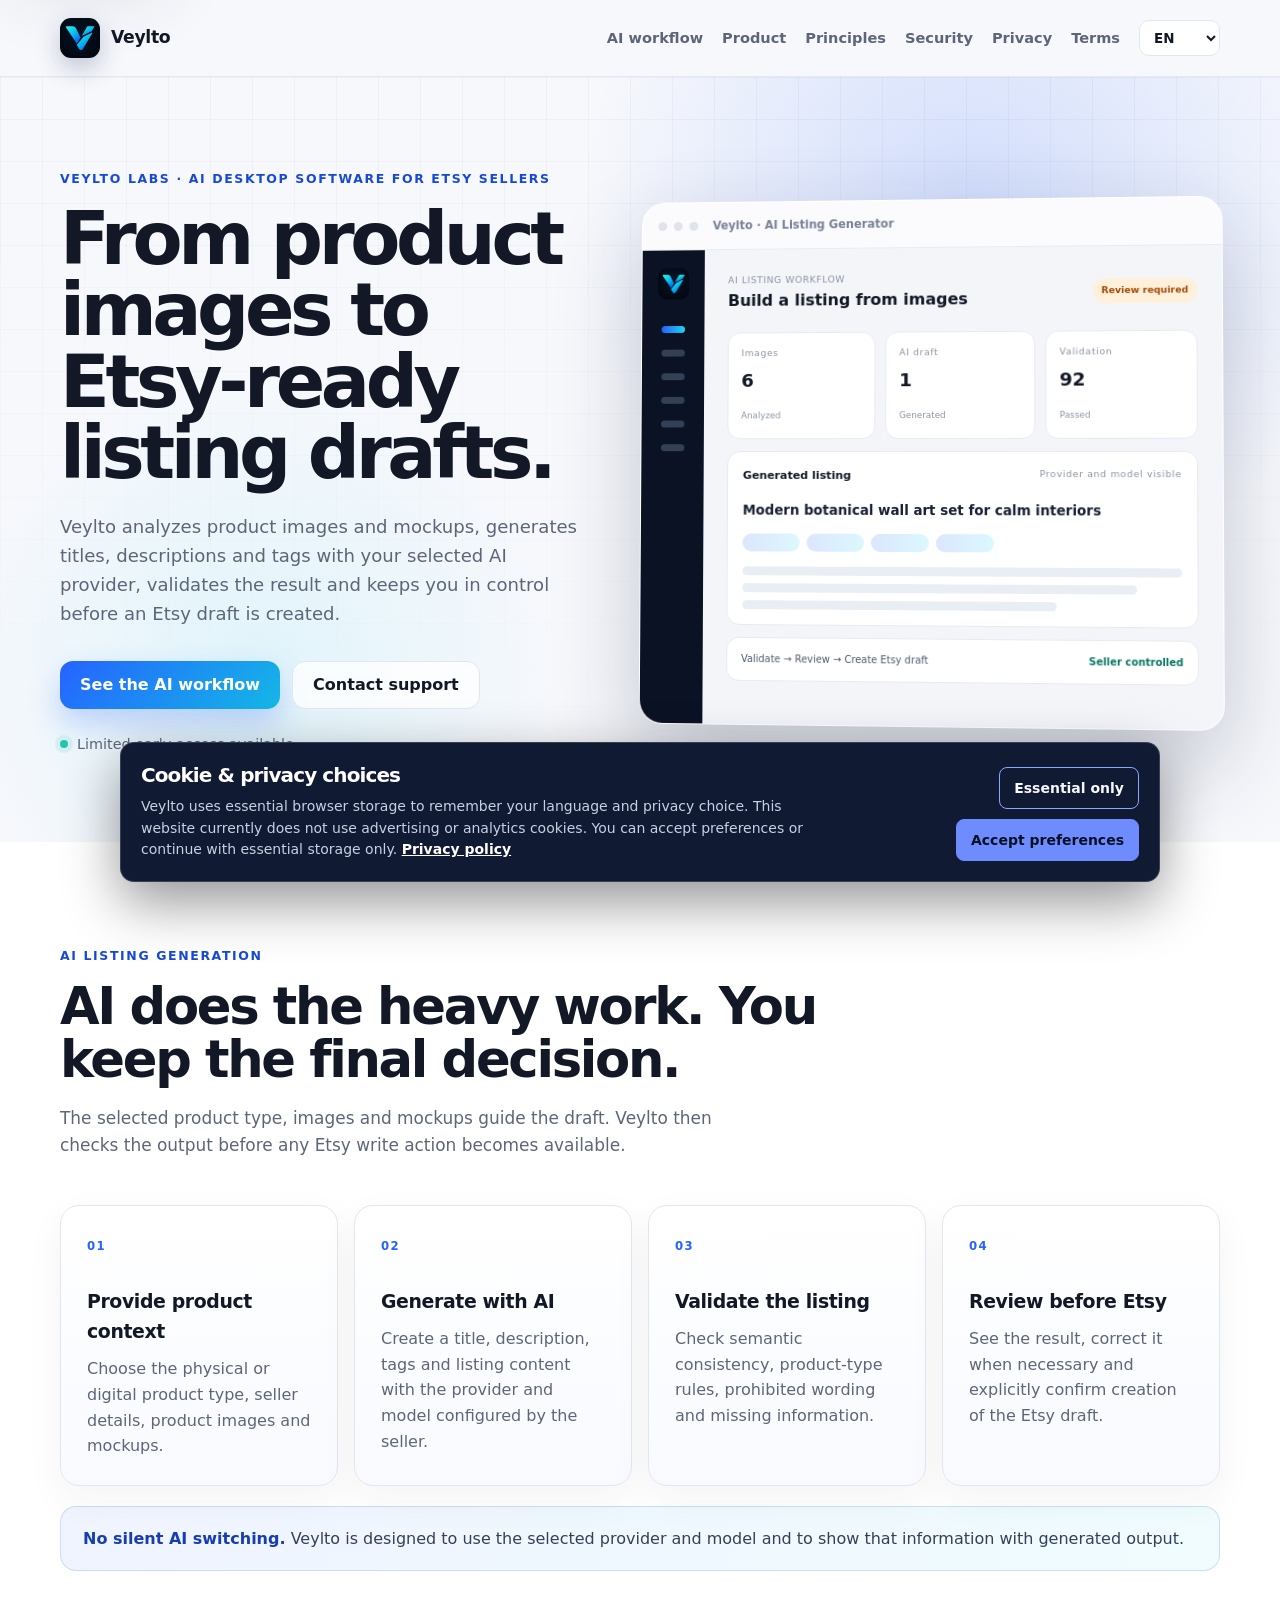
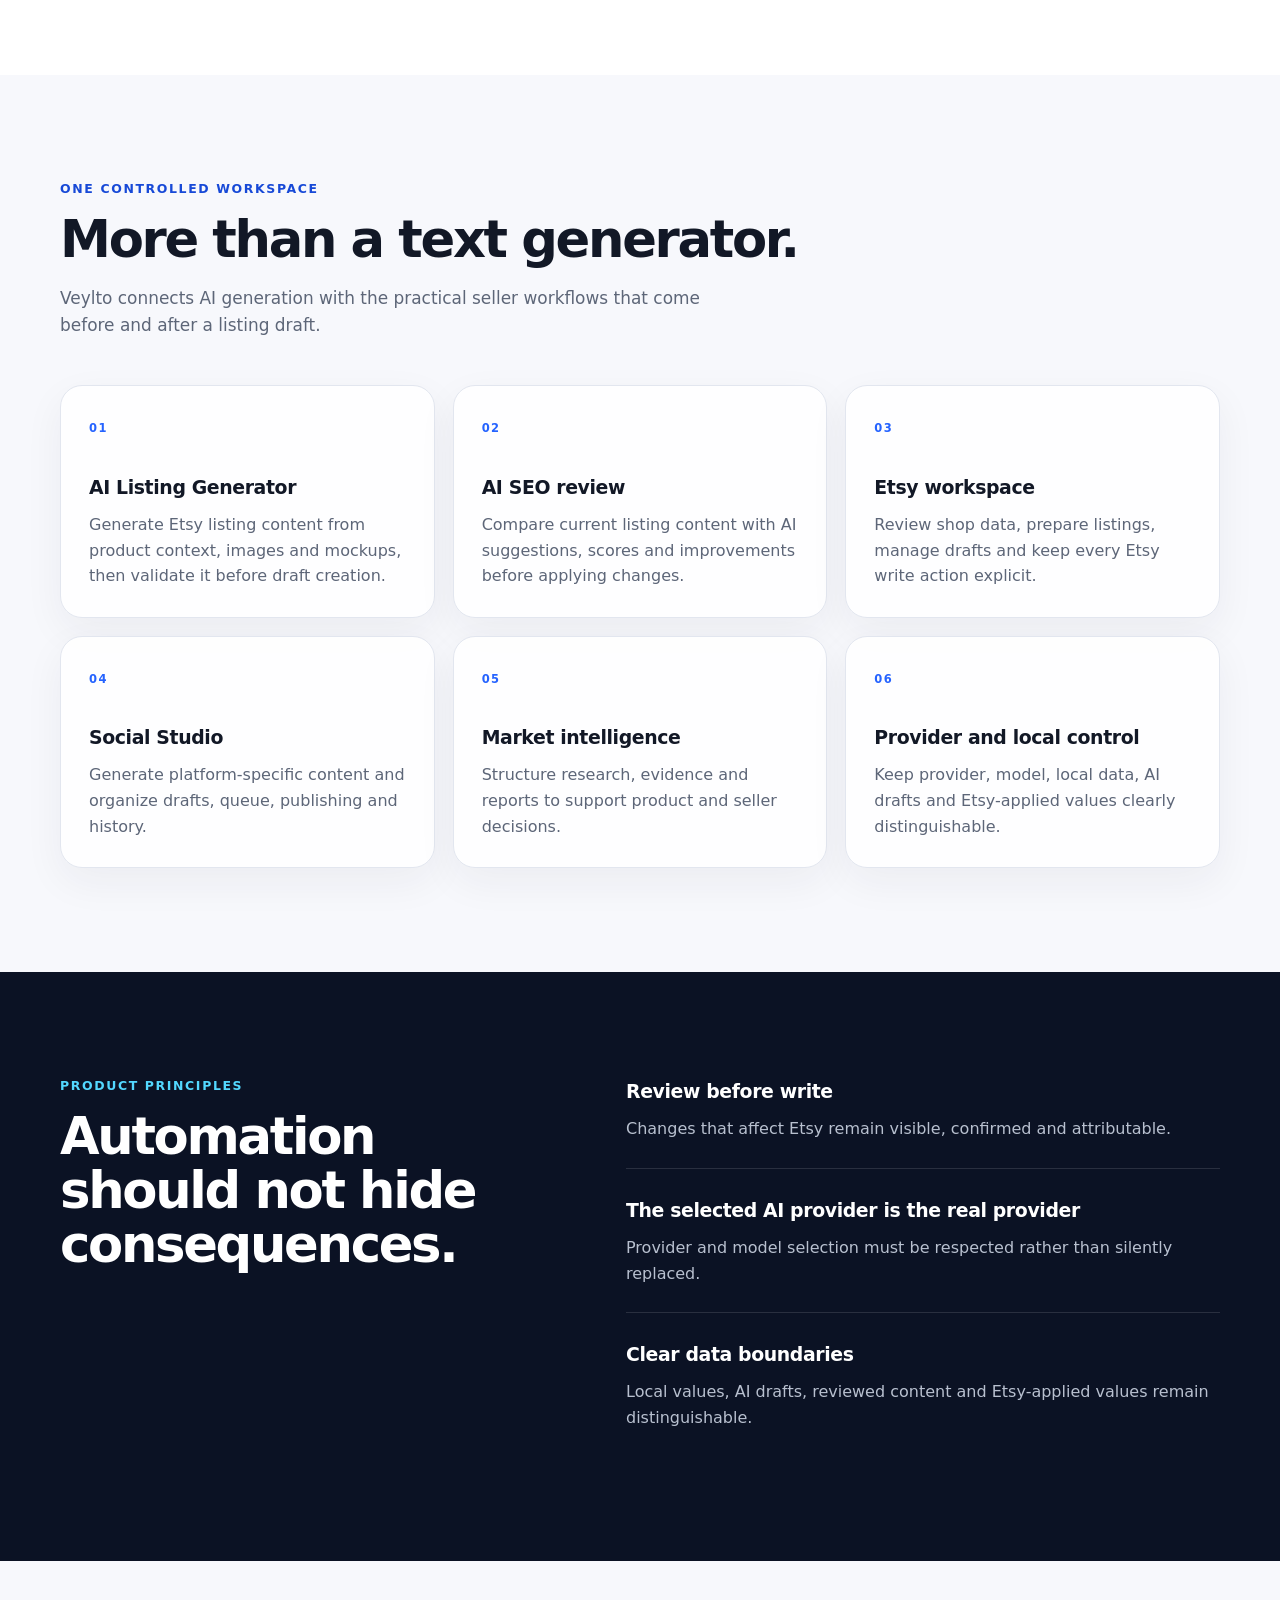
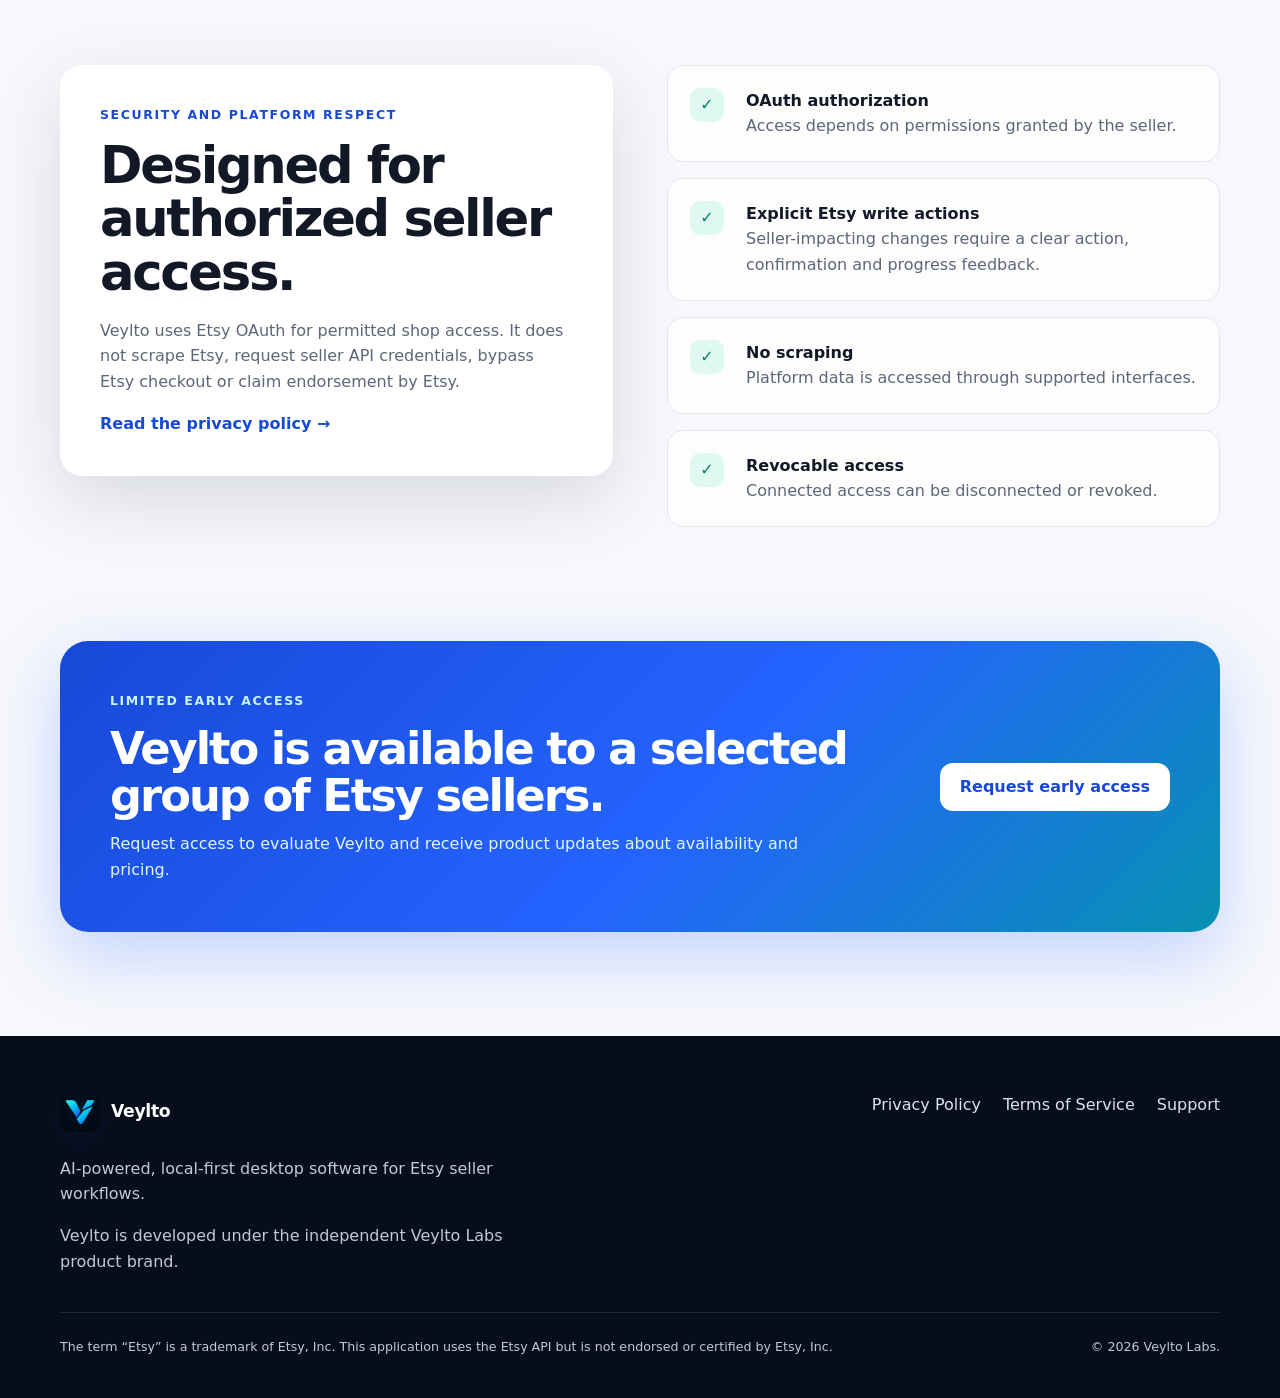
<file: index.html>
<!doctype html>
<html lang="en">
<head>
  <meta charset="utf-8">
  <meta name="viewport" content="width=device-width, initial-scale=1">
  <meta name="description" content="Veylto is AI-powered desktop software that turns product images and mockups into seller-reviewed Etsy listing drafts, SEO improvements, social content and market research.">
  <meta name="theme-color" content="#0b1224">
  <title>Veylto — AI listing workflows for Etsy sellers</title>
  <link rel="icon" href="assets/favicon.svg" type="image/svg+xml">
  <link rel="stylesheet" href="styles.css">
  <link rel="stylesheet" href="language.css">
</head>
<body>
  <a class="skip-link" href="#main" data-i18n="skip">Skip to content</a>

  <header class="site-header">
    <div class="container nav-wrap">
      <a class="brand" href="index.html" aria-label="Veylto home">
        <img class="brand-logo" src="assets/favicon.svg" alt="">
        <span>Veylto</span>
      </a>
      <button class="menu-button" type="button" aria-expanded="false" aria-controls="primary-nav" data-i18n="menu">Menu</button>
      <nav id="primary-nav" class="primary-nav" aria-label="Primary navigation">
        <a href="#ai-workflow" data-i18n="nav_ai">AI workflow</a>
        <a href="#product" data-i18n="nav_product">Product</a>
        <a href="#principles" data-i18n="nav_principles">Principles</a>
        <a href="#security" data-i18n="nav_security">Security</a>
        <a href="privacy.html" data-localized-link data-i18n="nav_privacy">Privacy</a>
        <a href="terms.html" data-localized-link data-i18n="nav_terms">Terms</a>
        <label class="language-selector-wrap">
          <span class="sr-only" data-i18n="language">Language</span>
          <select id="language-selector" class="language-selector" aria-label="Language">
            <option value="en">EN</option>
            <option value="it">IT</option>
            <option value="es">ES</option>
            <option value="fr">FR</option>
            <option value="de">DE</option>
          </select>
        </label>
      </nav>
    </div>
  </header>

  <main id="main">
    <section class="hero">
      <div class="container hero-grid">
        <div class="hero-copy">
          <p class="eyebrow" data-i18n="hero_eyebrow">Veylto Labs · AI desktop software for Etsy sellers</p>
          <h1 data-i18n="hero_title">From product images to Etsy-ready listing drafts.</h1>
          <p class="hero-text" data-i18n="hero_text">Veylto analyzes product images and mockups, generates titles, descriptions and tags with your selected AI provider, validates the result and keeps you in control before an Etsy draft is created.</p>
          <div class="hero-actions">
            <a class="button button-primary" href="#ai-workflow" data-i18n="hero_primary">See the AI workflow</a>
            <a class="button button-secondary" href="mailto:support@veyltolabs.com" data-i18n="hero_support">Contact support</a>
          </div>
          <p class="availability"><span class="status-dot" aria-hidden="true"></span><span data-i18n="availability">Limited early access available</span></p>
        </div>

        <div class="product-frame" aria-label="Illustrative Veylto AI listing workflow preview">
          <div class="window-bar">
            <span></span><span></span><span></span>
            <strong data-i18n="mock_workspace">Veylto · AI Listing Generator</strong>
          </div>
          <div class="app-shell">
            <aside class="mock-sidebar" aria-hidden="true">
              <img class="mock-logo" src="assets/favicon.svg" alt="">
              <i class="active"></i><i></i><i></i><i></i><i></i><i></i>
            </aside>
            <div class="mock-main">
              <div class="mock-heading">
                <div><small data-i18n="mock_section">AI LISTING WORKFLOW</small><b data-i18n="mock_title">Build a listing from images</b></div>
                <span data-i18n="mock_status">Review required</span>
              </div>
              <div class="metric-row">
                <article><small data-i18n="mock_images">Images</small><strong>6</strong><em data-i18n="mock_analyzed">Analyzed</em></article>
                <article><small data-i18n="mock_draft">AI draft</small><strong>1</strong><em data-i18n="mock_generated">Generated</em></article>
                <article><small data-i18n="mock_validation">Validation</small><strong>92</strong><em data-i18n="mock_passed">Passed</em></article>
              </div>
              <div class="ai-result-card">
                <div class="chart-title"><b data-i18n="mock_result">Generated listing</b><small data-i18n="mock_provider">Provider and model visible</small></div>
                <div class="ai-result-title" data-i18n="mock_listing_title">Modern botanical wall art set for calm interiors</div>
                <div class="tag-row" aria-hidden="true"><i></i><i></i><i></i><i></i></div>
                <div class="ai-result-lines" aria-hidden="true"><span></span><span></span><span></span></div>
              </div>
              <div class="review-strip"><span data-i18n="mock_review">Validate → Review → Create Etsy draft</span><b data-i18n="mock_control">Seller controlled</b></div>
            </div>
          </div>
        </div>
      </div>
    </section>

    <section id="ai-workflow" class="section ai-workflow-section">
      <div class="container">
        <div class="section-heading">
          <p class="eyebrow" data-i18n="ai_eyebrow">AI listing generation</p>
          <h2 data-i18n="ai_title">AI does the heavy work. You keep the final decision.</h2>
          <p data-i18n="ai_intro">The selected product type, images and mockups guide the draft. Veylto then checks the output before any Etsy write action becomes available.</p>
        </div>
        <div class="workflow-grid">
          <article class="workflow-step"><span>01</span><h3 data-i18n="step_1_title">Provide product context</h3><p data-i18n="step_1_desc">Choose the physical or digital product type, seller details, product images and mockups.</p></article>
          <article class="workflow-step"><span>02</span><h3 data-i18n="step_2_title">Generate with AI</h3><p data-i18n="step_2_desc">Create a title, description, tags and listing content with the provider and model configured by the seller.</p></article>
          <article class="workflow-step"><span>03</span><h3 data-i18n="step_3_title">Validate the listing</h3><p data-i18n="step_3_desc">Check semantic consistency, product-type rules, prohibited wording and missing information.</p></article>
          <article class="workflow-step"><span>04</span><h3 data-i18n="step_4_title">Review before Etsy</h3><p data-i18n="step_4_desc">See the result, correct it when necessary and explicitly confirm creation of the Etsy draft.</p></article>
        </div>
        <div class="provider-note"><strong data-i18n="provider_note_title">No silent AI switching.</strong> <span data-i18n="provider_note_text">Veylto is designed to use the selected provider and model and to show that information with generated output.</span></div>
      </div>
    </section>

    <section id="product" class="section product-section">
      <div class="container">
        <div class="section-heading">
          <p class="eyebrow" data-i18n="product_eyebrow">One controlled workspace</p>
          <h2 data-i18n="product_title">More than a text generator.</h2>
          <p data-i18n="product_intro">Veylto connects AI generation with the practical seller workflows that come before and after a listing draft.</p>
        </div>
        <div class="feature-grid">
          <article class="feature-card"><span class="feature-number">01</span><h3 data-i18n="feature_ai_title">AI Listing Generator</h3><p data-i18n="feature_ai_desc">Generate Etsy listing content from product context, images and mockups, then validate it before draft creation.</p></article>
          <article class="feature-card"><span class="feature-number">02</span><h3 data-i18n="feature_seo_title">AI SEO review</h3><p data-i18n="feature_seo_desc">Compare current listing content with AI suggestions, scores and improvements before applying changes.</p></article>
          <article class="feature-card"><span class="feature-number">03</span><h3 data-i18n="feature_etsy_title">Etsy workspace</h3><p data-i18n="feature_etsy_desc">Review shop data, prepare listings, manage drafts and keep every Etsy write action explicit.</p></article>
          <article class="feature-card"><span class="feature-number">04</span><h3 data-i18n="feature_social_title">Social Studio</h3><p data-i18n="feature_social_desc">Generate platform-specific content and organize drafts, queue, publishing and history.</p></article>
          <article class="feature-card"><span class="feature-number">05</span><h3 data-i18n="feature_market_title">Market intelligence</h3><p data-i18n="feature_market_desc">Structure research, evidence and reports to support product and seller decisions.</p></article>
          <article class="feature-card"><span class="feature-number">06</span><h3 data-i18n="feature_control_title">Provider and local control</h3><p data-i18n="feature_control_desc">Keep provider, model, local data, AI drafts and Etsy-applied values clearly distinguishable.</p></article>
        </div>
      </div>
    </section>

    <section id="principles" class="section section-dark">
      <div class="container principles-grid">
        <div><p class="eyebrow" data-i18n="principles_eyebrow">Product principles</p><h2 data-i18n="principles_title">Automation should not hide consequences.</h2></div>
        <div class="principle-list">
          <article><h3 data-i18n="principle_review_title">Review before write</h3><p data-i18n="principle_review_desc">Changes that affect Etsy remain visible, confirmed and attributable.</p></article>
          <article><h3 data-i18n="principle_provider_title">The selected AI provider is the real provider</h3><p data-i18n="principle_provider_desc">Provider and model selection must be respected rather than silently replaced.</p></article>
          <article><h3 data-i18n="principle_boundaries_title">Clear data boundaries</h3><p data-i18n="principle_boundaries_desc">Local values, AI drafts, reviewed content and Etsy-applied values remain distinguishable.</p></article>
        </div>
      </div>
    </section>

    <section id="security" class="section">
      <div class="container security-grid">
        <div class="security-card">
          <p class="eyebrow" data-i18n="security_eyebrow">Security and platform respect</p>
          <h2 data-i18n="security_title">Designed for authorized seller access.</h2>
          <p data-i18n="security_intro">Veylto uses Etsy OAuth for permitted shop access. It does not scrape Etsy, request seller API credentials, bypass Etsy checkout or claim endorsement by Etsy.</p>
          <a class="text-link" href="privacy.html" data-localized-link data-i18n="security_link">Read the privacy policy →</a>
        </div>
        <div class="checklist" aria-label="Security principles">
          <div><span class="check-icon">✓</span><p><strong data-i18n="security_oauth_title">OAuth authorization</strong><br><span class="check-copy" data-i18n="security_oauth_desc">Access depends on permissions granted by the seller.</span></p></div>
          <div><span class="check-icon">✓</span><p><strong data-i18n="security_write_title">Explicit Etsy write actions</strong><br><span class="check-copy" data-i18n="security_write_desc">Seller-impacting changes require a clear action, confirmation and progress feedback.</span></p></div>
          <div><span class="check-icon">✓</span><p><strong data-i18n="security_scraping_title">No scraping</strong><br><span class="check-copy" data-i18n="security_scraping_desc">Platform data is accessed through supported interfaces.</span></p></div>
          <div><span class="check-icon">✓</span><p><strong data-i18n="security_revocable_title">Revocable access</strong><br><span class="check-copy" data-i18n="security_revocable_desc">Connected access can be disconnected or revoked.</span></p></div>
        </div>
      </div>
    </section>

    <section class="cta-section">
      <div class="container cta-card">
        <div><p class="eyebrow" data-i18n="cta_eyebrow">Limited early access</p><h2 data-i18n="cta_title">Veylto is available to a selected group of Etsy sellers.</h2><p data-i18n="cta_text">Request access to evaluate Veylto and receive product updates about availability and pricing.</p></div>
        <a id="early-access-link" class="button button-light" href="mailto:support@veyltolabs.com?subject=Veylto%20early%20access%20request&body=I%20would%20like%20to%20request%20early%20access%20to%20Veylto." data-i18n="cta_button">Request early access</a>
      </div>
    </section>
  </main>

  <footer class="site-footer">
    <div class="container footer-grid">
      <div>
        <a class="brand footer-brand" href="index.html"><img class="brand-logo" src="assets/favicon.svg" alt=""><span>Veylto</span></a>
        <p data-i18n="footer_tagline">AI-powered, local-first desktop software for Etsy seller workflows.</p>
        <p data-i18n="footer_brand_statement">Veylto is developed under the independent Veylto Labs product brand.</p>
      </div>
      <div class="footer-links"><a href="privacy.html" data-localized-link data-i18n="footer_privacy">Privacy Policy</a><a href="terms.html" data-localized-link data-i18n="footer_terms">Terms of Service</a><a href="mailto:support@veyltolabs.com" data-i18n="footer_support">Support</a></div>
    </div>
    <div class="container legal-footer"><p data-i18n="trademark">The term “Etsy” is a trademark of Etsy, Inc. This application uses the Etsy API but is not endorsed or certified by Etsy, Inc.</p><p>© <span data-year>2026</span> Veylto Labs.</p></div>
  </footer>
  <script src="script.js"></script>
  <script src="review-positioning.js"></script>
</body>
</html>
</file>
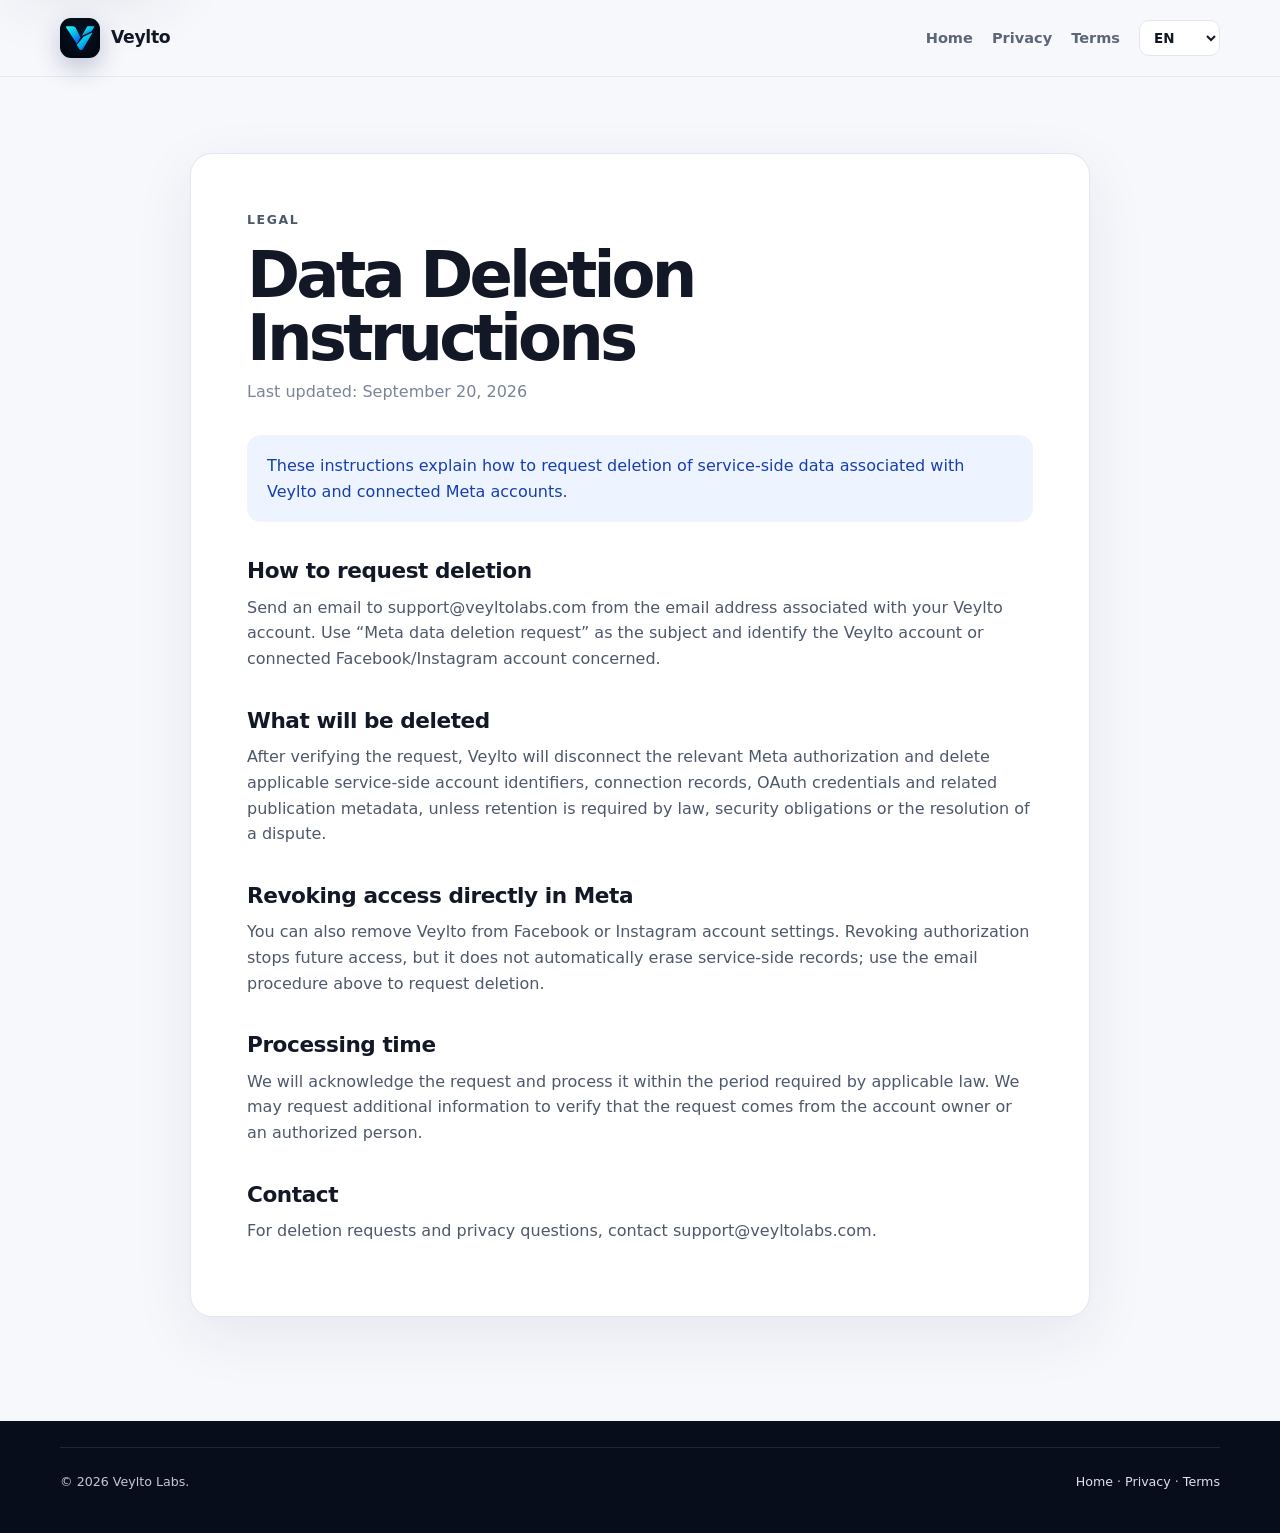
<file: data-deletion/index.html>
<!doctype html>
<html lang="en">
<head>
  <meta charset="utf-8">
  <meta name="viewport" content="width=device-width, initial-scale=1">
  <meta name="description" content="Veylto data deletion instructions.">
  <meta name="theme-color" content="#0b1224">
  <title>Data Deletion Instructions — Veylto</title>
  <link rel="icon" href="../assets/favicon.svg" type="image/svg+xml">
  <link rel="stylesheet" href="../styles.css">
  <link rel="stylesheet" href="../language.css">
</head>
<body data-legal-page="data-deletion">
  <a class="skip-link" href="#main" data-i18n="skip">Skip to content</a>
  <header class="site-header">
    <div class="container nav-wrap">
      <a class="brand" href="../index.html" aria-label="Veylto home"><img class="brand-logo" src="../assets/favicon.svg" alt=""><span>Veylto</span></a>
      <nav class="primary-nav legal-nav" aria-label="Legal navigation">
        <a href="../index.html" data-i18n="home">Home</a>
        <a href="../privacy.html" data-i18n="privacy">Privacy</a>
        <a href="../terms.html" data-i18n="terms">Terms</a>
        <label class="language-selector-wrap legal-language">
          <span class="sr-only" data-i18n="language">Language</span>
          <select id="language-selector" class="language-selector" aria-label="Language">
            <option value="en">EN</option><option value="it">IT</option><option value="es">ES</option><option value="fr">FR</option><option value="de">DE</option>
          </select>
        </label>
      </nav>
    </div>
  </header>
  <main id="main" class="legal-main">
    <article class="container legal-document">
      <p class="eyebrow" data-i18n="legal">Legal</p>
      <h1 data-i18n="data_title">Data Deletion Instructions</h1>
      <p class="legal-updated" data-i18n="updated">Last updated: September 20, 2026</p>
      <div class="notice"><span data-i18n="data_intro">These instructions explain how to request deletion of service-side data associated with Veylto and connected Meta accounts.</span></div>
      <h2 data-i18n="data_h1">How to request deletion</h2>
      <p data-i18n="data_p1">Send an email to support@veyltolabs.com from the email address associated with your Veylto account. Use “Meta data deletion request” as the subject and identify the Veylto account or connected Facebook/Instagram account concerned.</p>
      <h2 data-i18n="data_h2">What will be deleted</h2>
      <p data-i18n="data_p2">After verifying the request, Veylto will disconnect the relevant Meta authorization and delete applicable service-side account identifiers, connection records, OAuth credentials and related publication metadata, unless retention is required by law, security obligations or the resolution of a dispute.</p>
      <h2 data-i18n="data_h3">Revoking access directly in Meta</h2>
      <p data-i18n="data_p3">You can also remove Veylto from Facebook or Instagram account settings. Revoking authorization stops future access, but it does not automatically erase service-side records; use the email procedure above to request deletion.</p>
      <h2 data-i18n="data_h4">Processing time</h2>
      <p data-i18n="data_p4">We will acknowledge the request and process it within the period required by applicable law. We may request additional information to verify that the request comes from the account owner or an authorized person.</p>
      <h2 data-i18n="data_h5">Contact</h2>
      <p data-i18n="data_p5">For deletion requests and privacy questions, contact support@veyltolabs.com.</p>
    </article>
  </main>
  <footer class="site-footer compact-footer">
    <div class="container legal-footer"><p>© <span data-year>2026</span> Veylto Labs.</p><p><a href="../index.html" data-i18n="home">Home</a> · <a href="../privacy.html" data-i18n="privacy">Privacy</a> · <a href="../terms.html" data-i18n="terms">Terms</a></p></div>
  </footer>
  <script src="../meta-legal.js"></script>
</body>
</html>
</file>
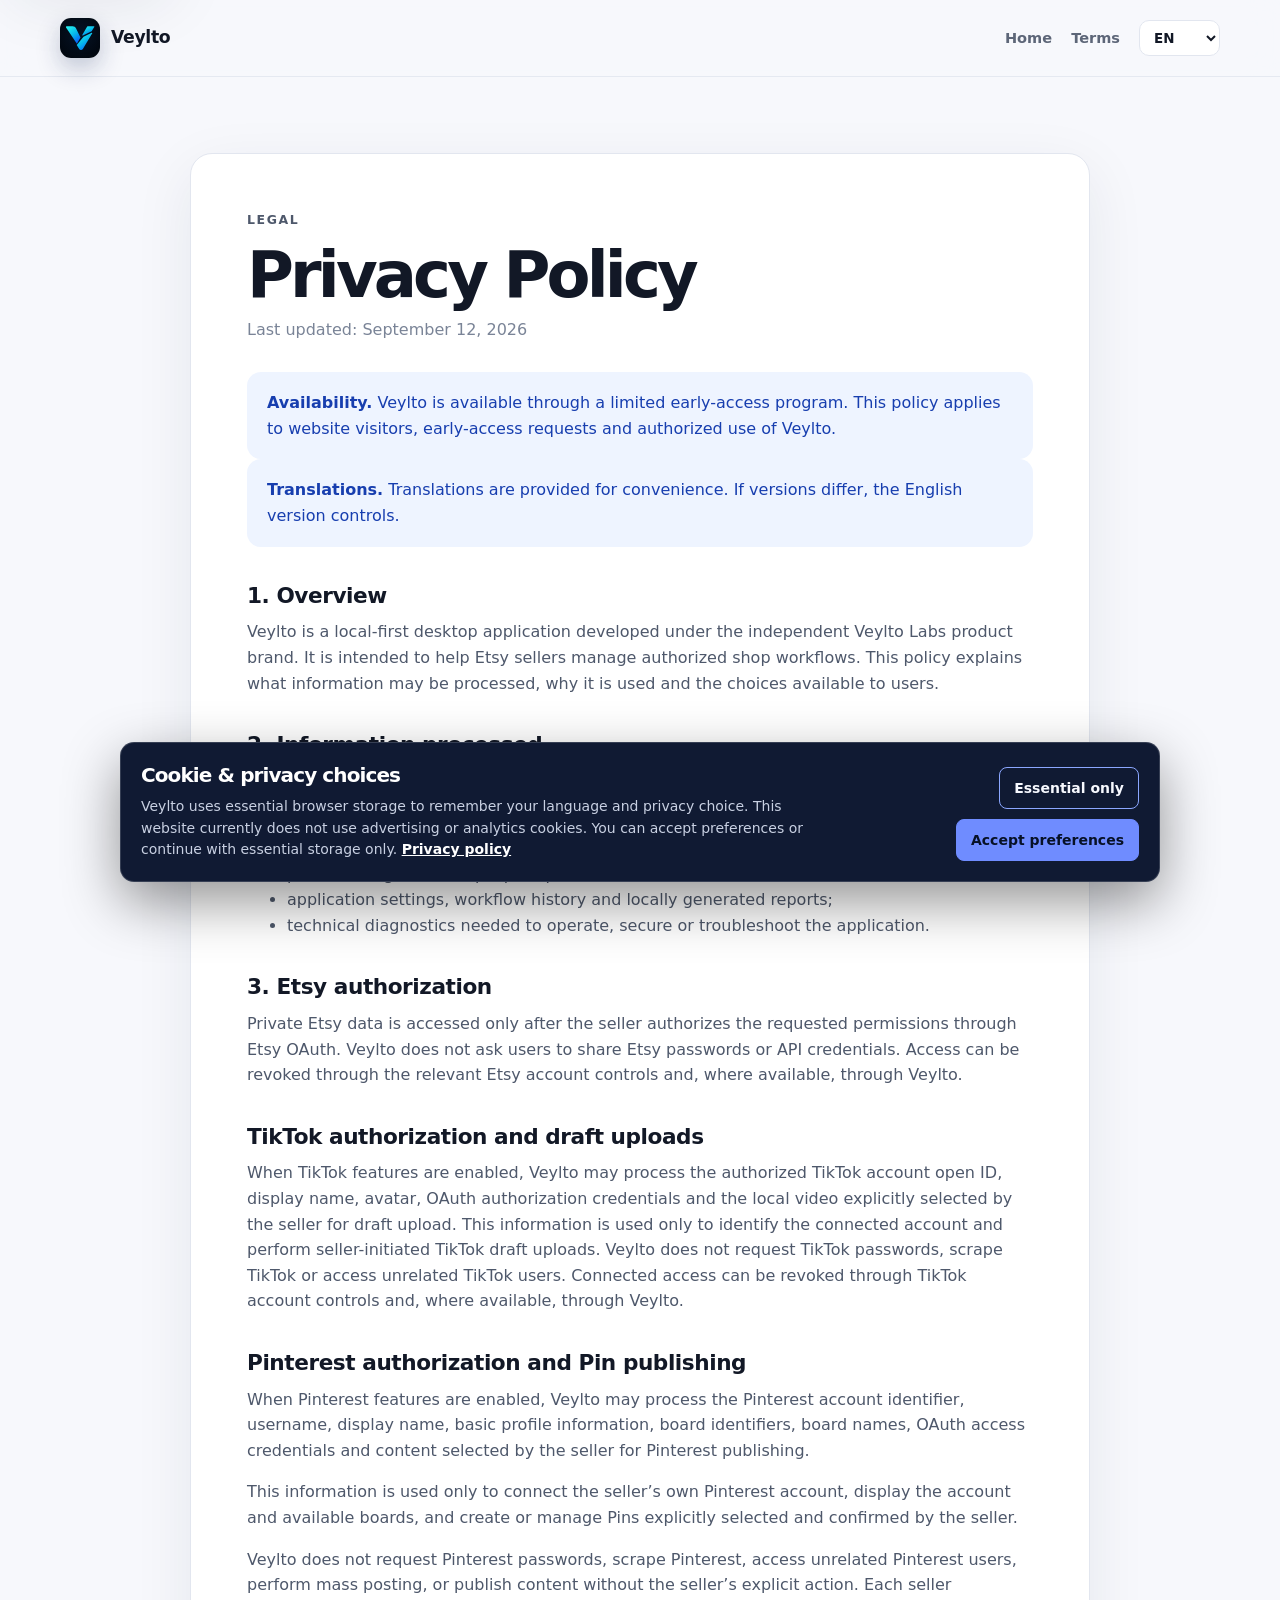
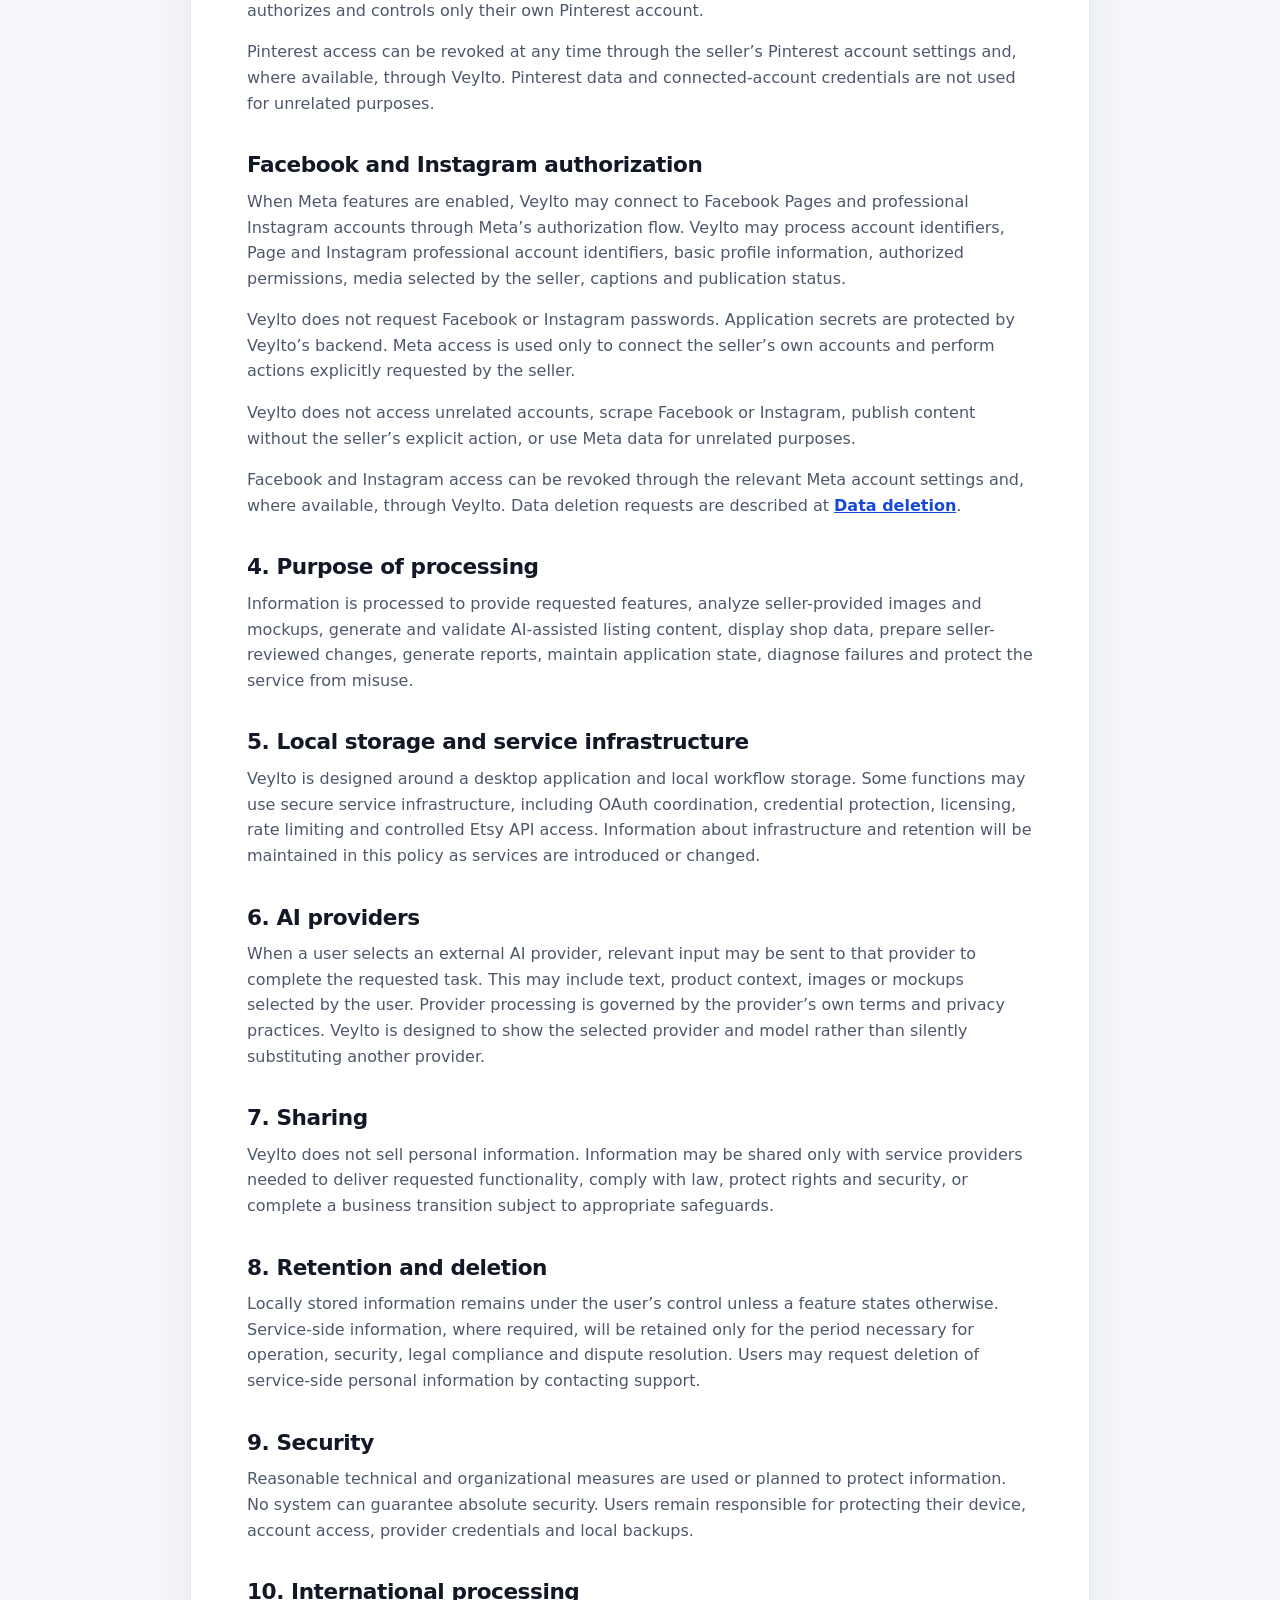
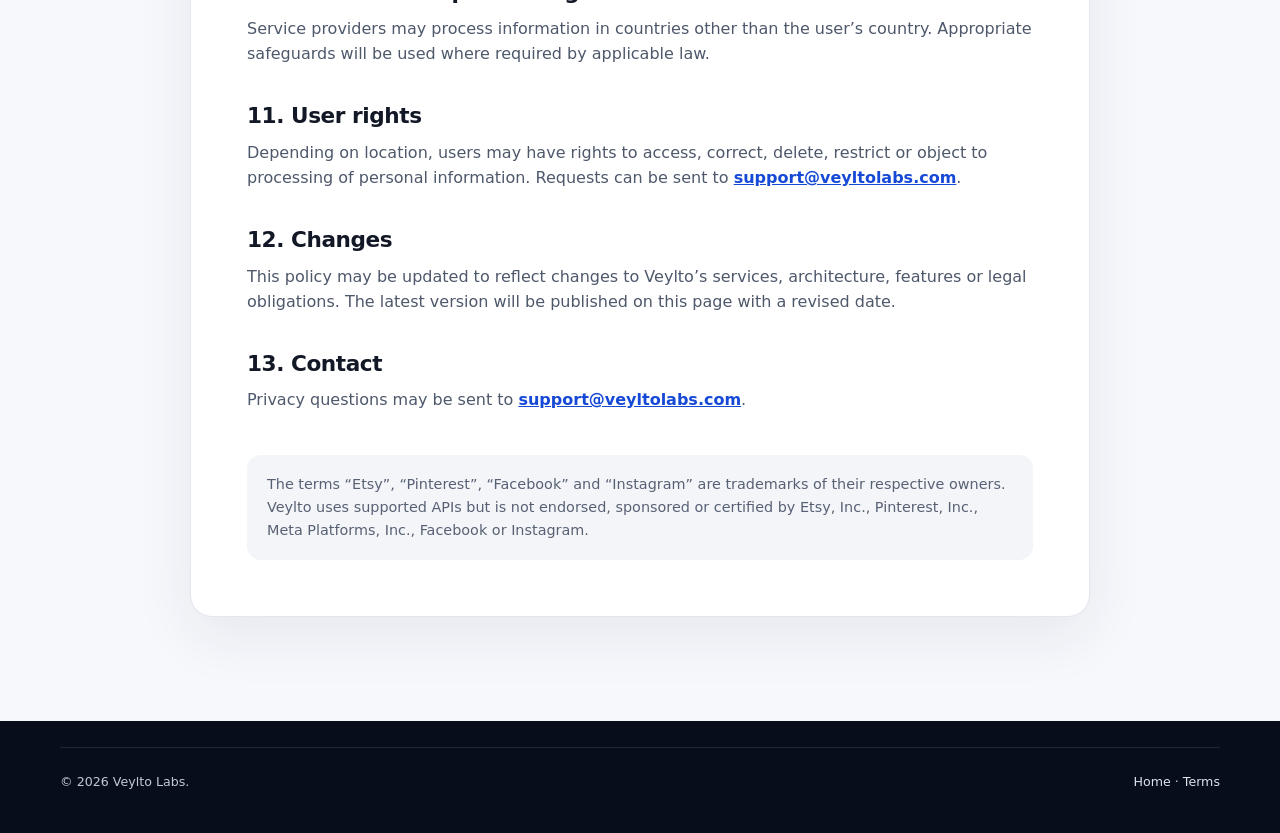
<file: privacy.html>
<!doctype html>
<html lang="en">
<head>
  <meta charset="utf-8">
  <meta name="viewport" content="width=device-width, initial-scale=1">
  <meta name="description" content="Veylto Privacy Policy.">
  <meta name="theme-color" content="#0b1224">
  <title>Privacy Policy — Veylto</title>
  <link rel="icon" href="assets/favicon.svg" type="image/svg+xml">
  <link rel="stylesheet" href="styles.css">
  <link rel="stylesheet" href="language.css">
</head>
<body data-legal-page="privacy">
  <a class="skip-link" href="#main" data-i18n="skip">Skip to content</a>
  <header class="site-header">
    <div class="container nav-wrap">
      <a class="brand" href="index.html" data-localized-link aria-label="Veylto home"><img class="brand-logo" src="assets/favicon.svg" alt=""><span>Veylto</span></a>
      <nav class="primary-nav legal-nav" aria-label="Legal navigation">
        <a href="index.html" data-localized-link data-i18n="home">Home</a>
        <a href="terms.html" data-localized-link data-i18n="terms">Terms</a>
        <label class="language-selector-wrap legal-language">
          <span class="sr-only" data-i18n="language">Language</span>
          <select id="language-selector" class="language-selector" aria-label="Language">
            <option value="en">EN</option>
            <option value="it">IT</option>
            <option value="es">ES</option>
            <option value="fr">FR</option>
            <option value="de">DE</option>
          </select>
        </label>
      </nav>
    </div>
  </header>

  <main id="main" class="legal-main">
    <article class="container legal-document">
      <p class="eyebrow" data-i18n="legal">Legal</p>
      <h1 data-i18n="privacy_title">Privacy Policy</h1>
      <p class="legal-updated" data-i18n="updated">Last updated: September 20, 2026</p>
      <div class="notice"><strong data-i18n="development_label">Availability.</strong> <span data-i18n="privacy_development">Veylto is available through a limited early-access program. This policy applies to website visitors, early-access requests and authorized use of Veylto.</span></div>
      <div class="notice"><strong data-i18n="translation_label">Translations.</strong> <span data-i18n="translation_notice">Translations are provided for convenience. If versions differ, the English version controls.</span></div>

      <h2 data-i18n="privacy_h1">1. Overview</h2>
      <p data-i18n="privacy_p1">Veylto is a local-first desktop application developed under the independent Veylto Labs product brand. It is intended to help Etsy sellers manage authorized shop workflows. This policy explains what information may be processed, why it is used and the choices available to users.</p>

      <h2 data-i18n="privacy_h2">2. Information processed</h2>
      <p data-i18n="privacy_p2">Depending on the features used, Veylto may process:</p>
      <ul>
        <li data-i18n="privacy_li21">account and shop identifiers returned through Etsy OAuth;</li>
        <li data-i18n="privacy_li22">listing, inventory, order and shop performance data authorized by the user;</li>
        <li data-i18n="privacy_li23">product images, mockups, prompts and other content submitted for AI-assisted workflows;</li>
        <li data-i18n="privacy_li24">application settings, workflow history and locally generated reports;</li>
        <li data-i18n="privacy_li25">technical diagnostics needed to operate, secure or troubleshoot the application.</li>
      </ul>

      <h2 data-i18n="privacy_h3">3. Etsy authorization</h2>
      <p data-i18n="privacy_p3">Private Etsy data is accessed only after the seller authorizes the requested permissions through Etsy OAuth. Veylto does not ask users to share Etsy passwords or API credentials. Access can be revoked through the relevant Etsy account controls and, where available, through Veylto.</p>

      <h2 data-i18n="privacy_tiktok_title">TikTok authorization and draft uploads</h2>
      <p data-i18n="privacy_tiktok_text">When TikTok features are enabled, Veylto may process the authorized TikTok account open ID, display name, avatar, OAuth authorization credentials and the local video explicitly selected by the seller for draft upload. This information is used only to identify the connected account and perform seller-initiated TikTok draft uploads. Veylto does not request TikTok passwords, scrape TikTok or access unrelated TikTok users. Connected access can be revoked through TikTok account controls and, where available, through Veylto.</p>
      <h2 data-i18n="privacy_pinterest_title">Pinterest authorization and Pin publishing</h2>
      <p data-i18n="privacy_pinterest_p1">When Pinterest features are enabled, Veylto may process Pinterest account information and content selected by the seller for Pinterest publishing.</p>
      <p data-i18n="privacy_pinterest_p2">This information is used only to connect the seller’s own Pinterest account, display available boards, and create or manage Pins explicitly selected and confirmed by the seller.</p>
      <p data-i18n="privacy_pinterest_p3">Veylto does not request Pinterest passwords, scrape Pinterest, access unrelated Pinterest users, perform mass posting, or publish content without the seller’s explicit action.</p>
      <p data-i18n="privacy_pinterest_p4">Pinterest access can be revoked through the seller’s Pinterest account settings and, where available, through Veylto.</p>


      <h2 data-i18n="privacy_meta_title">Facebook and Instagram authorization</h2>
      <p data-i18n="privacy_meta_p1">When Meta features are enabled, Veylto may connect to Facebook Pages and professional Instagram accounts through Meta’s authorization flow. Veylto may process account identifiers, Page and Instagram professional account identifiers, basic profile information, authorized permissions, media selected by the seller, captions and publication status.</p>
      <p data-i18n="privacy_meta_p2">Veylto does not request Facebook or Instagram passwords. Application secrets are protected by Veylto’s backend. Meta access is used only to connect the seller’s own accounts and perform actions explicitly requested by the seller.</p>
      <p data-i18n="privacy_meta_p3">Veylto does not access unrelated accounts, scrape Facebook or Instagram, publish content without the seller’s explicit action, or use Meta data for unrelated purposes.</p>
      <p data-i18n="privacy_meta_p4">Facebook and Instagram access can be revoked through the relevant Meta account settings and, where available, through Veylto. Data deletion requests are described at <a href="data-deletion/index.html">Data deletion</a>.</p>
      <h2 data-i18n="privacy_h4">4. Purpose of processing</h2>
      <p data-i18n="privacy_p4">Information is processed to provide requested features, analyze seller-provided images and mockups, generate and validate AI-assisted listing content, display shop data, prepare seller-reviewed changes, generate reports, maintain application state, diagnose failures and protect the service from misuse.</p>

      <h2 data-i18n="privacy_h5">5. Local storage and service infrastructure</h2>
      <p data-i18n="privacy_p5">Veylto is designed around a desktop application and local workflow storage. Some functions may use secure service infrastructure, including OAuth coordination, credential protection, licensing, rate limiting and controlled Etsy API access. Information about infrastructure and retention will be maintained in this policy as services are introduced or changed.</p>

      <h2 data-i18n="privacy_h6">6. AI providers</h2>
      <p data-i18n="privacy_p6">When a user selects an external AI provider, relevant input may be sent to that provider to complete the requested task. This may include text, product context, images or mockups selected by the user. Provider processing is governed by the provider’s own terms and privacy practices. Veylto is designed to show the selected provider and model rather than silently substituting another provider.</p>

      <h2 data-i18n="privacy_h7">7. Sharing</h2>
      <p data-i18n="privacy_p7">Veylto does not sell personal information. Information may be shared only with service providers needed to deliver requested functionality, comply with law, protect rights and security, or complete a business transition subject to appropriate safeguards.</p>

      <h2 data-i18n="privacy_h8">8. Retention and deletion</h2>
      <p data-i18n="privacy_p8">Locally stored information remains under the user’s control unless a feature states otherwise. Service-side information, where required, will be retained only for the period necessary for operation, security, legal compliance and dispute resolution. Users may request deletion of service-side personal information by contacting support.</p>

      <h2 data-i18n="privacy_h9">9. Security</h2>
      <p data-i18n="privacy_p9">Reasonable technical and organizational measures are used or planned to protect information. No system can guarantee absolute security. Users remain responsible for protecting their device, account access, provider credentials and local backups.</p>

      <h2 data-i18n="privacy_h10">10. International processing</h2>
      <p data-i18n="privacy_p10">Service providers may process information in countries other than the user’s country. Appropriate safeguards will be used where required by applicable law.</p>

      <h2 data-i18n="privacy_h11">11. User rights</h2>
      <p><span data-i18n="privacy_p11">Depending on location, users may have rights to access, correct, delete, restrict or object to processing of personal information. Requests can be sent to</span> <a href="mailto:support@veyltolabs.com">support@veyltolabs.com</a>.</p>

      <h2 data-i18n="privacy_h12">12. Changes</h2>
      <p data-i18n="privacy_p12">This policy may be updated to reflect changes to Veylto’s services, architecture, features or legal obligations. The latest version will be published on this page with a revised date.</p>

      <h2 data-i18n="privacy_h13">13. Contact</h2>
      <p><span data-i18n="privacy_p13">Privacy questions may be sent to</span> <a href="mailto:support@veyltolabs.com">support@veyltolabs.com</a>.</p>

      <div class="trademark-notice" data-i18n="trademark">The terms “Etsy” and “Pinterest” are trademarks of their respective owners. Veylto uses supported Etsy and Pinterest APIs but is not endorsed, sponsored or certified by Etsy, Inc. or Pinterest, Inc.</div>
    </article>
  </main>

  <footer class="site-footer compact-footer">
    <div class="container legal-footer"><p>© <span data-year>2026</span> Veylto Labs.</p><p><a href="index.html" data-localized-link data-i18n="home">Home</a> · <a href="terms.html" data-localized-link data-i18n="terms">Terms</a></p></div>
  </footer>
  <script src="legal.js"></script>
  <script src="legal-positioning.js"></script>
  <script src="tiktok-legal-positioning.js"></script>
  <script src="review-positioning.js"></script>
  <script src="meta-legal.js"></script>
</body>
</html>
</file>
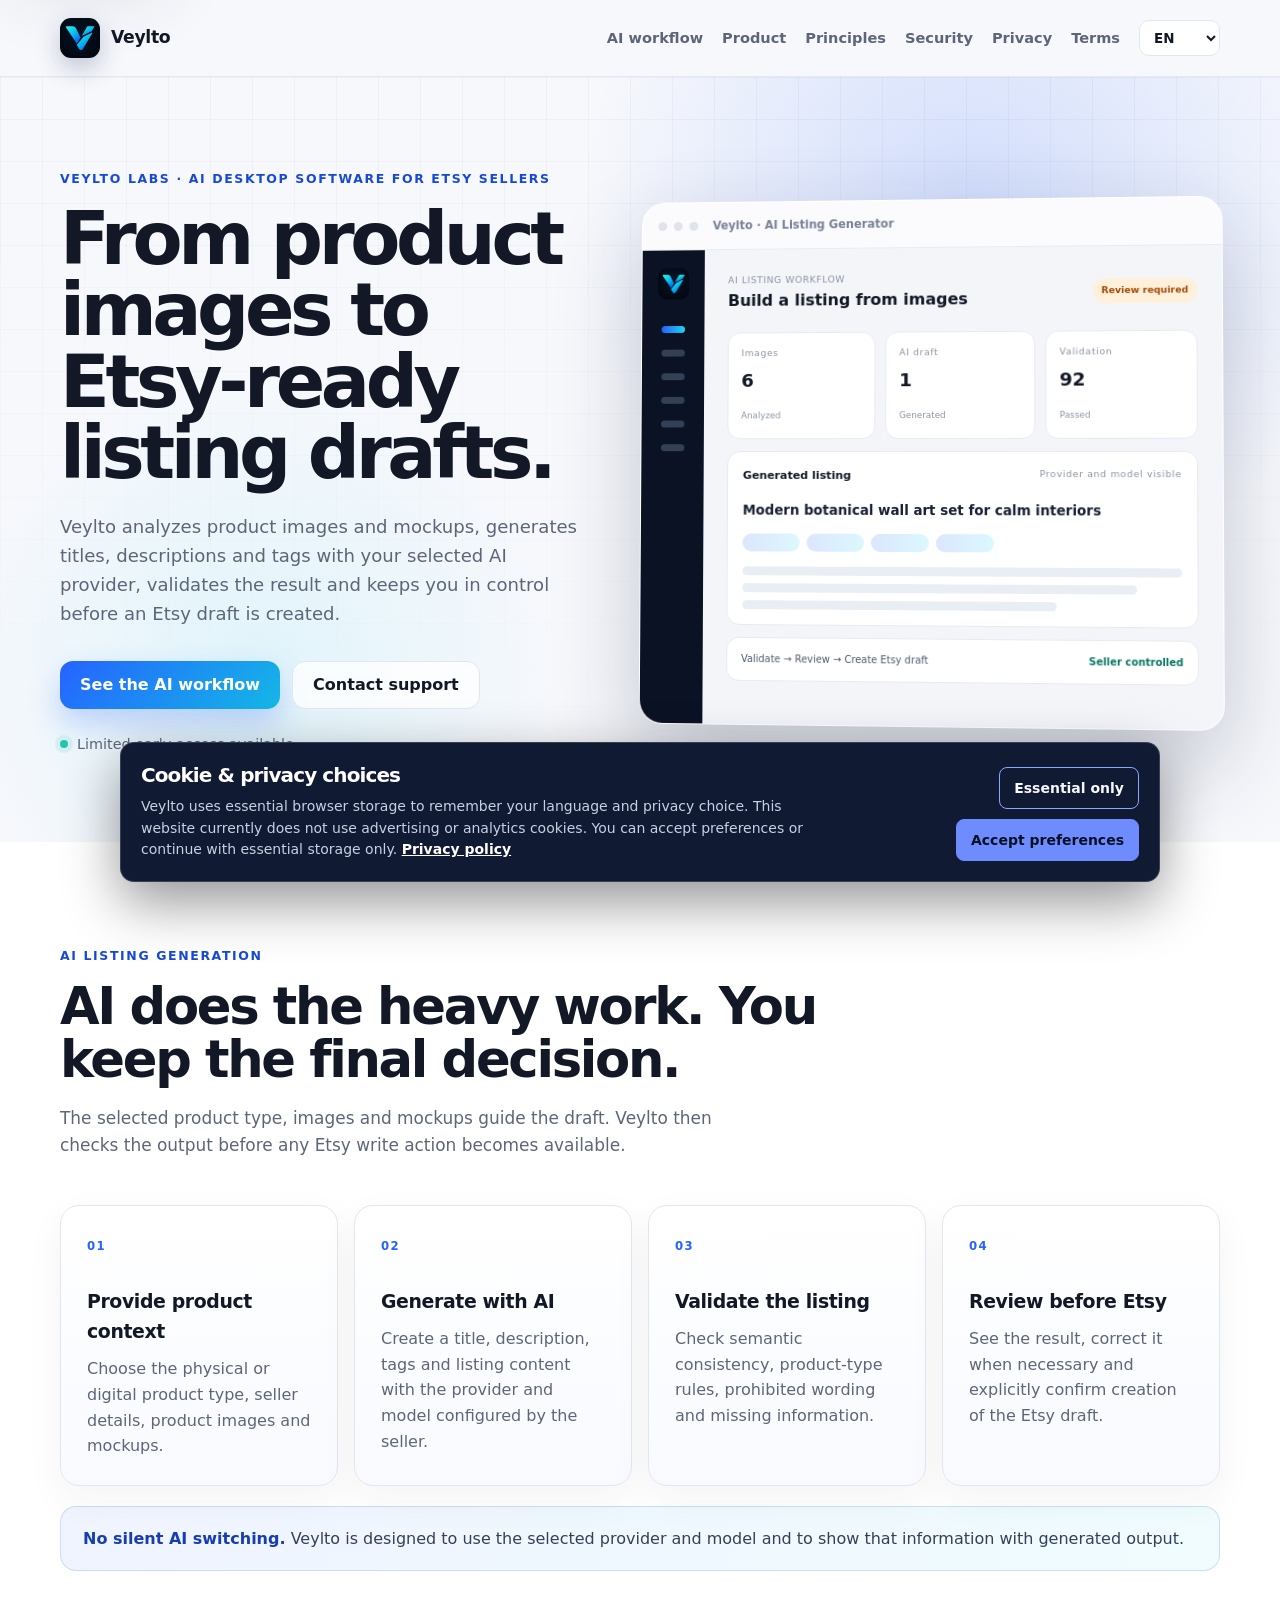
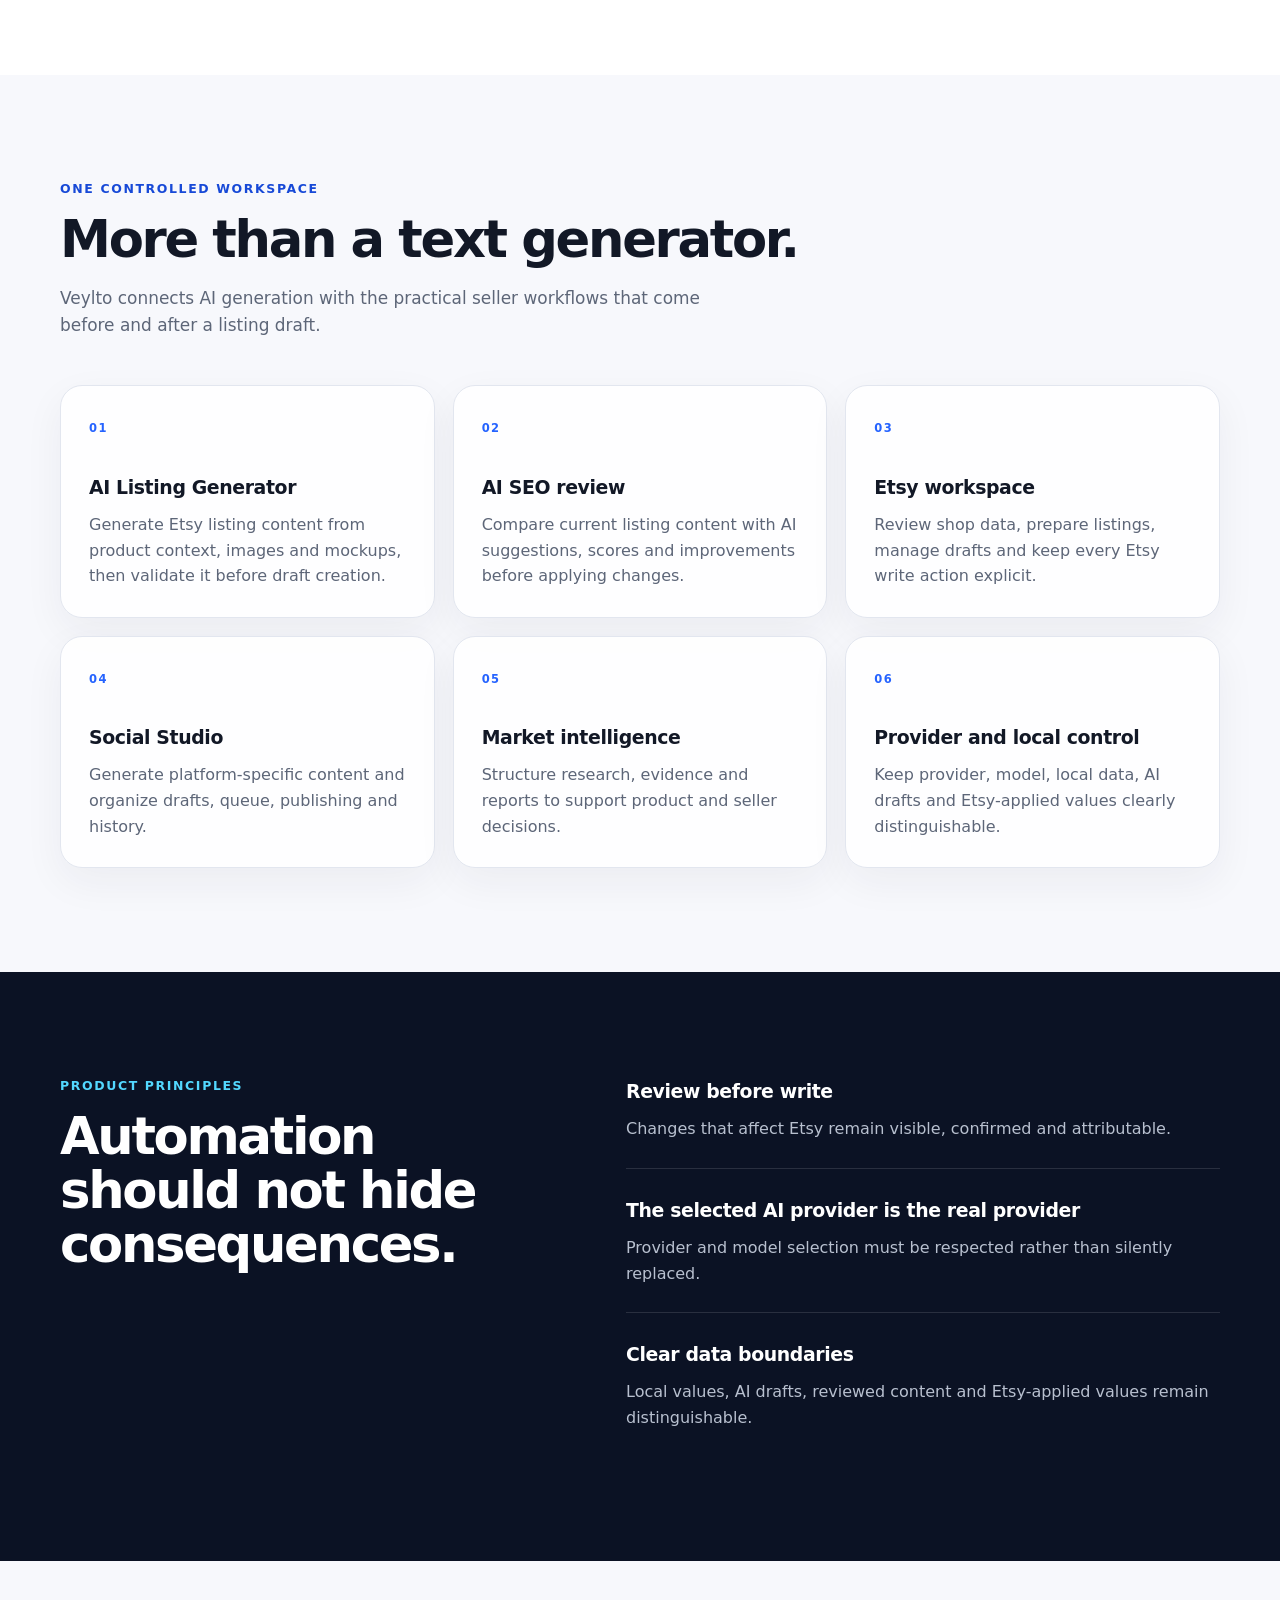
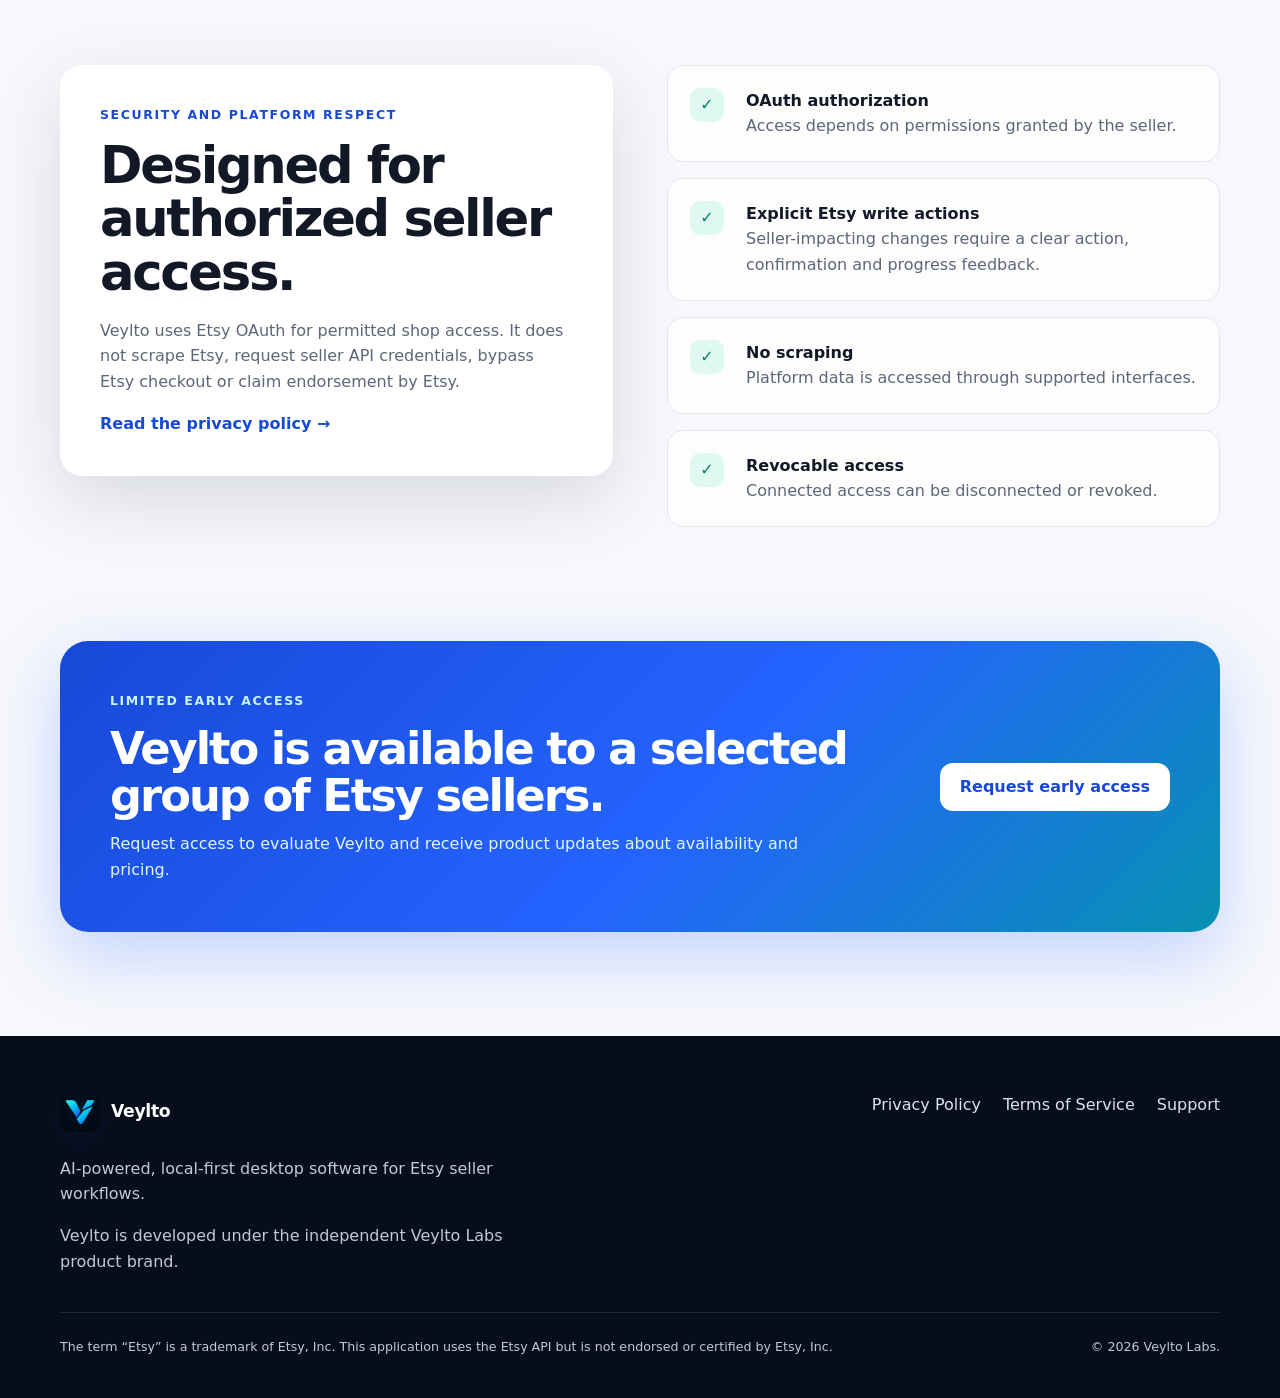
<file: purchase.html>
<!doctype html>
<html lang="en">
<head>
  <meta charset="utf-8">
  <meta name="viewport" content="width=device-width, initial-scale=1">
  <meta name="description" content="Purchase Veylto securely with card, PayPal and supported wallets through Paddle Checkout.">
  <meta name="theme-color" content="#0b1224">
  <meta name="referrer" content="strict-origin-when-cross-origin">
  <meta name="robots" content="noindex,nofollow,noarchive">
  <title>Buy Veylto — Secure checkout</title>
  <link rel="icon" href="assets/veylto_icon.png" type="image/png">
  <link rel="stylesheet" href="styles.css">
  <link rel="stylesheet" href="language.css">
  <link rel="stylesheet" href="checkout.css">
  <script src="checkout-config.js"></script>
  <script>
    if (!window.VEYLTO_CHECKOUT_CONFIG || window.VEYLTO_CHECKOUT_CONFIG.enabled !== true) {
      window.location.replace("index.html");
    }
  </script>
  <script src="https://cdn.paddle.com/paddle/v2/paddle.js"></script>
</head>
<body>
  <header class="site-header">
    <div class="container nav-wrap">
      <a class="brand" href="index.html" data-purchase-link aria-label="Veylto home">
        <img class="brand-logo" src="assets/veylto_icon.png" alt="">
        <span>Veylto</span>
      </a>
      <nav class="primary-nav" aria-label="Purchase navigation">
        <a href="index.html" data-purchase-link data-purchase-i18n="navProduct">Product</a>
        <a href="privacy.html" data-purchase-link data-purchase-i18n="navPrivacy">Privacy</a>
        <a href="terms.html" data-purchase-link data-purchase-i18n="navTerms">Terms</a>
        <a href="mailto:support@veyltolabs.com" data-purchase-i18n="navSupport">Support</a>
        <label class="language-selector-wrap">
          <span class="sr-only" data-purchase-i18n="language">Language</span>
          <select id="purchase-language-selector" class="language-selector" aria-label="Language">
            <option value="en">EN</option>
            <option value="it">IT</option>
            <option value="es">ES</option>
            <option value="fr">FR</option>
            <option value="de">DE</option>
          </select>
        </label>
      </nav>
    </div>
  </header>

  <main class="purchase-main">
    <div class="container">
      <section class="purchase-hero">
        <p class="eyebrow" data-purchase-i18n="heroEyebrow">Veylto desktop software</p>
        <h1 data-purchase-i18n="heroTitle">Secure purchase. Immediate license provisioning.</h1>
        <p data-purchase-i18n="heroText">Complete your purchase using Paddle Checkout. Card details, PayPal credentials and supported wallets are handled directly by Paddle; Veylto never receives or stores your payment credentials.</p>
      </section>

      <div class="purchase-grid">
        <aside class="purchase-card">
          <p class="eyebrow" data-purchase-i18n="licenseEyebrow">One-time desktop license</p>
          <h2 data-purchase-i18n="productTitle">Veylto</h2>
          <p class="purchase-note" data-purchase-i18n="priceNote">The final localized price, applicable taxes and available payment methods are shown securely inside checkout.</p>
          <ul class="purchase-list">
            <li data-purchase-i18n="feature1">Desktop workflow for Etsy sellers</li>
            <li data-purchase-i18n="feature2">AI listing generation and validation</li>
            <li data-purchase-i18n="feature3">SEO review and seller-controlled Etsy actions</li>
            <li data-purchase-i18n="feature4">Social Studio and market workflows</li>
            <li data-purchase-i18n="feature5">Secure activation through the Veylto backend</li>
          </ul>
          <div class="payment-badges" aria-label="Supported payment methods">
            <span>Visa / Mastercard</span><span>PayPal</span><span>Apple Pay</span><span>Google Pay</span>
          </div>
          <p class="secure-line"><strong data-purchase-i18n="paymentSecurity">Payment security:</strong> <span data-purchase-i18n="paymentSecurityText">checkout is hosted inside Paddle's secure payment frame.</span></p>
          <p class="purchase-note" data-purchase-i18n="etsyNotice">Veylto uses the Etsy API but is not endorsed or certified by Etsy, Inc.</p>
        </aside>

        <section class="checkout-card" aria-labelledby="checkout-title">
          <p class="eyebrow" data-purchase-i18n="checkoutEyebrow">Secure checkout</p>
          <h2 id="checkout-title" data-purchase-i18n="checkoutTitle">Complete your purchase</h2>
          <p class="checkout-status" data-checkout-status data-tone="neutral" data-purchase-i18n="loading">Loading secure checkout…</p>
          <div class="checkout-container" aria-live="polite"></div>

          <section class="license-panel" data-license-panel hidden aria-live="polite">
            <p class="eyebrow" data-purchase-i18n="verifiedEyebrow">Payment verified</p>
            <h2 data-purchase-i18n="licenseTitle">Your Veylto license</h2>
            <p data-purchase-i18n="licenseText">Copy this activation key and keep it in a safe place. Veylto will ask for it during product activation.</p>
            <code class="license-key" data-license-key></code>
            <button class="button button-primary" type="button" data-copy-license data-purchase-i18n="copy">Copy license key</button>
            <p class="license-meta"><span data-purchase-i18n="transaction">Paddle transaction:</span> <span data-transaction-id></span></p>
          </section>
        </section>
      </div>
    </div>
  </main>

  <footer class="site-footer">
    <div class="container footer-grid">
      <div>
        <a class="brand footer-brand" href="index.html" data-purchase-link><img class="brand-logo" src="assets/veylto_icon.png" alt=""><span>Veylto</span></a>
        <p data-purchase-i18n="footerTagline">AI-powered, local-first desktop software for Etsy seller workflows.</p>
      </div>
      <div class="footer-links"><a href="privacy.html" data-purchase-link data-purchase-i18n="privacyPolicy">Privacy Policy</a><a href="terms.html" data-purchase-link data-purchase-i18n="termsService">Terms of Service</a><a href="mailto:support@veyltolabs.com" data-purchase-i18n="navSupport">Support</a></div>
    </div>
    <div class="container legal-footer"><p data-purchase-i18n="trademark">The term “Etsy” is a trademark of Etsy, Inc. This application uses the Etsy API but is not endorsed or certified by Etsy, Inc.</p><p>© 2026 Veylto Labs.</p></div>
  </footer>

  <script src="purchase-i18n.js"></script>
  <script src="checkout.js"></script>
</body>
</html>
</file>
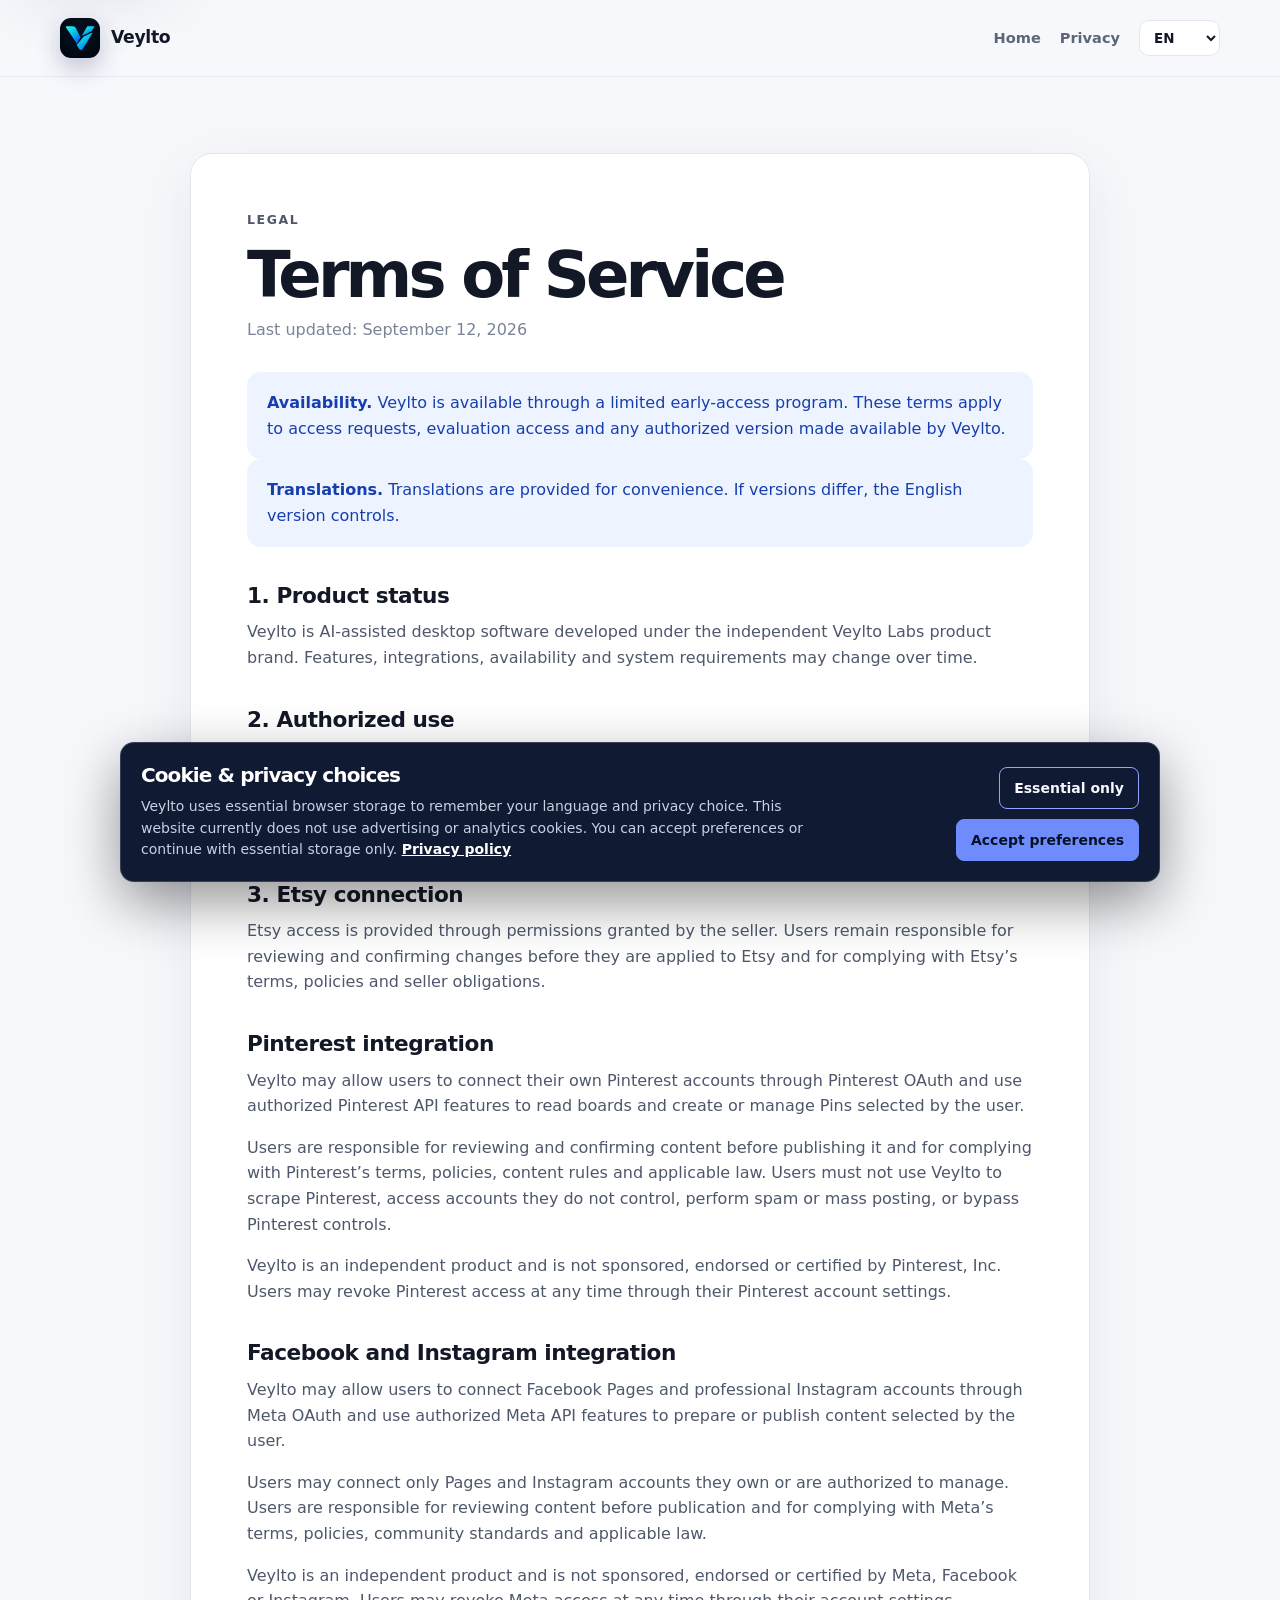
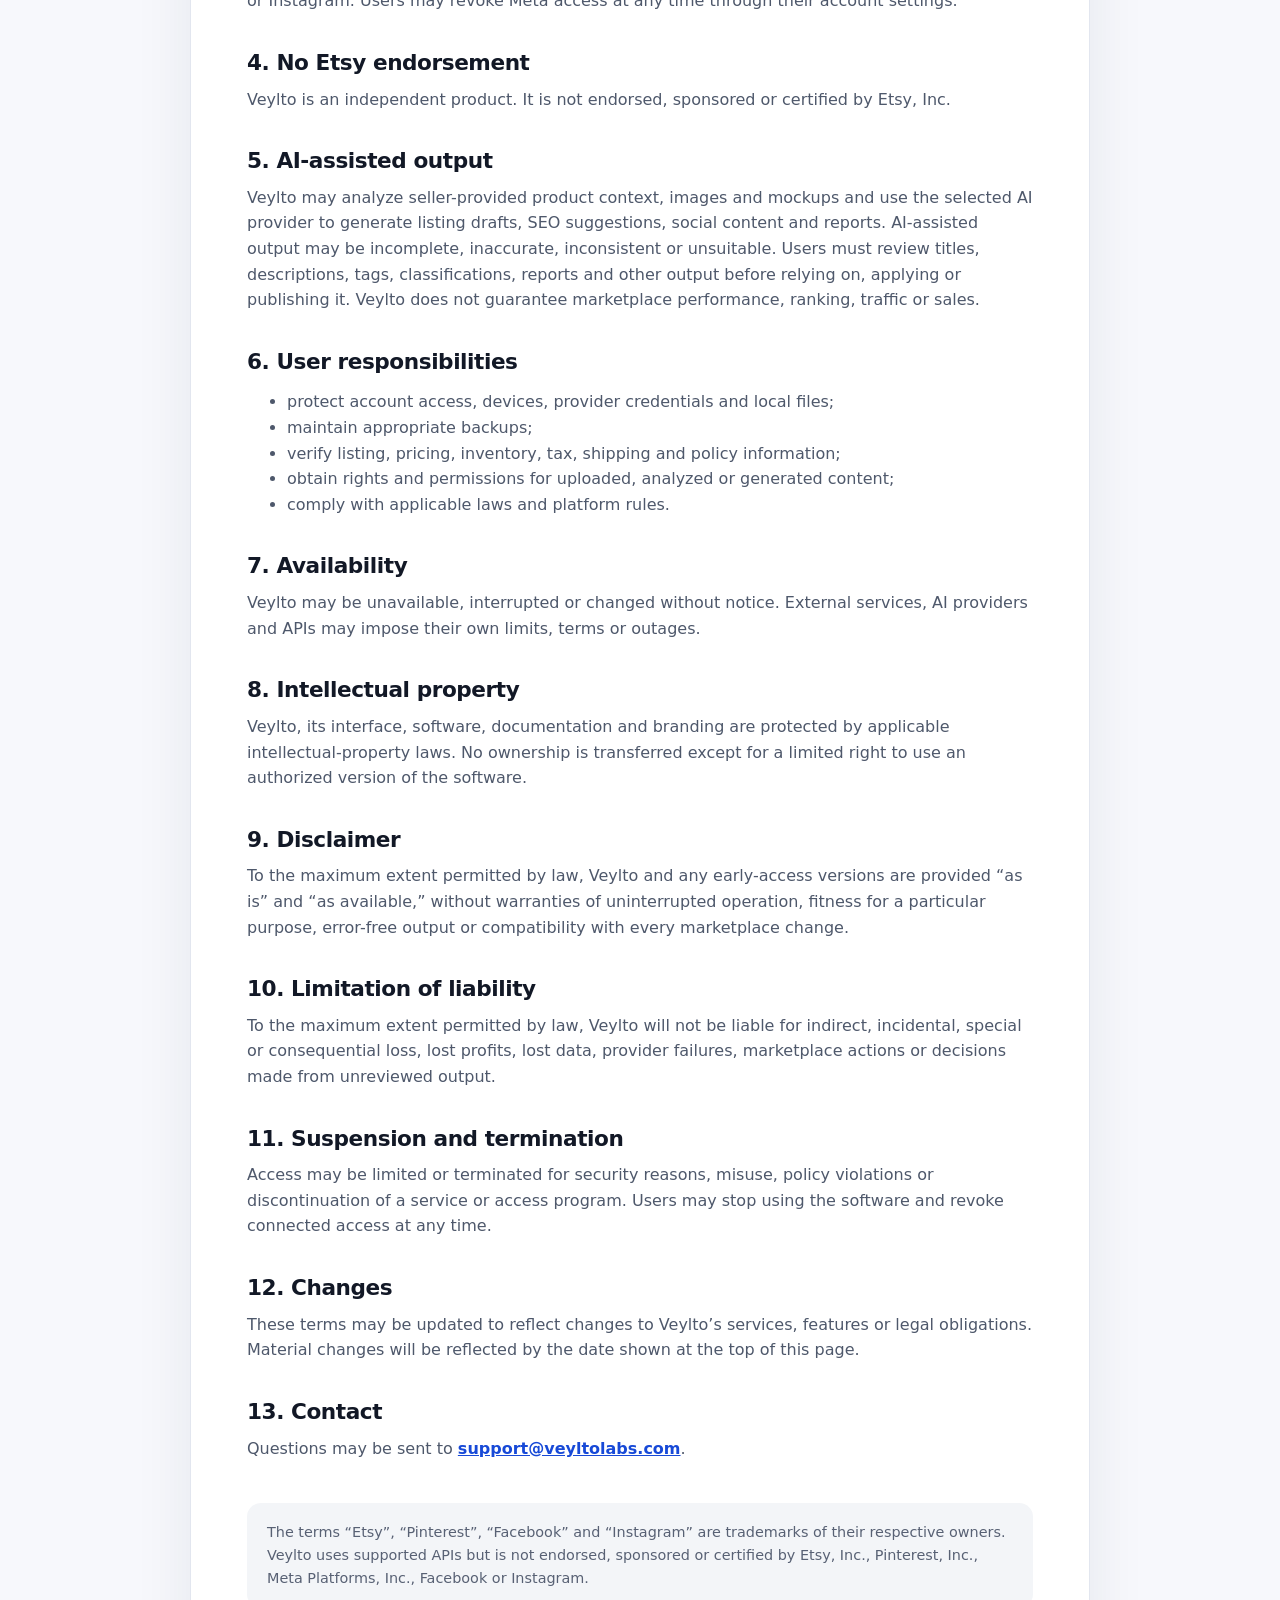
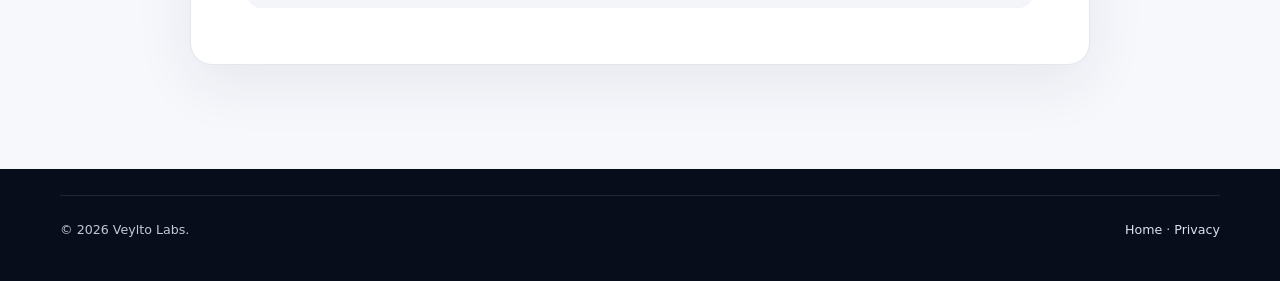
<file: terms.html>
<!doctype html>
<html lang="en">
<head>
  <meta charset="utf-8">
  <meta name="viewport" content="width=device-width, initial-scale=1">
  <meta name="description" content="Veylto Terms of Service.">
  <meta name="theme-color" content="#0b1224">
  <title>Terms of Service — Veylto</title>
  <link rel="icon" href="assets/favicon.svg" type="image/svg+xml">
  <link rel="stylesheet" href="styles.css">
  <link rel="stylesheet" href="language.css">
</head>
<body data-legal-page="terms">
  <a class="skip-link" href="#main" data-i18n="skip">Skip to content</a>
  <header class="site-header">
    <div class="container nav-wrap">
      <a class="brand" href="index.html" data-localized-link aria-label="Veylto home"><img class="brand-logo" src="assets/favicon.svg" alt=""><span>Veylto</span></a>
      <nav class="primary-nav legal-nav" aria-label="Legal navigation">
        <a href="index.html" data-localized-link data-i18n="home">Home</a>
        <a href="privacy.html" data-localized-link data-i18n="privacy">Privacy</a>
        <label class="language-selector-wrap legal-language">
          <span class="sr-only" data-i18n="language">Language</span>
          <select id="language-selector" class="language-selector" aria-label="Language">
            <option value="en">EN</option>
            <option value="it">IT</option>
            <option value="es">ES</option>
            <option value="fr">FR</option>
            <option value="de">DE</option>
          </select>
        </label>
      </nav>
    </div>
  </header>

  <main id="main" class="legal-main">
    <article class="container legal-document">
      <p class="eyebrow" data-i18n="legal">Legal</p>
      <h1 data-i18n="terms_title">Terms of Service</h1>
      <p class="legal-updated" data-i18n="updated">Last updated: September 20, 2026</p>
      <div class="notice"><strong data-i18n="development_label">Availability.</strong> <span data-i18n="terms_development">Veylto is available through a limited early-access program. These terms apply to access requests, evaluation access and any authorized version made available by Veylto.</span></div>
      <div class="notice"><strong data-i18n="translation_label">Translations.</strong> <span data-i18n="translation_notice">Translations are provided for convenience. If versions differ, the English version controls.</span></div>

      <h2 data-i18n="terms_h1">1. Product status</h2>
      <p data-i18n="terms_p1">Veylto is AI-assisted desktop software developed under the independent Veylto Labs product brand. Features, integrations, availability and system requirements may change over time.</p>

      <h2 data-i18n="terms_h2">2. Authorized use</h2>
      <p data-i18n="terms_p2">Users may use Veylto only for lawful seller workflows involving accounts, images, content and data they are authorized to access or process. Users must not use the software to scrape Etsy, bypass platform controls, interfere with services, misrepresent affiliation, infringe intellectual-property rights or violate third-party rights.</p>

      <h2 data-i18n="terms_h3">3. Etsy connection</h2>
      <p data-i18n="terms_p3">Etsy access is provided through permissions granted by the seller. Users remain responsible for reviewing and confirming changes before they are applied to Etsy and for complying with Etsy’s terms, policies and seller obligations.</p>
      <h2 data-i18n="terms_pinterest_title">Pinterest integration</h2>
      <p data-i18n="terms_pinterest_p1">Veylto may allow users to connect their own Pinterest accounts through Pinterest OAuth and use authorized Pinterest API features to read boards and create or manage Pins selected by the user.</p>
      <p data-i18n="terms_pinterest_p2">Users are responsible for reviewing and confirming content before publishing it and for complying with Pinterest’s terms, policies and applicable law.</p>
      <p data-i18n="terms_pinterest_p3">Veylto is an independent product and is not sponsored, endorsed or certified by Pinterest, Inc. Users may revoke Pinterest access at any time through their Pinterest account settings.</p>


      <h2 data-i18n="terms_meta_title">Facebook and Instagram integration</h2>
      <p data-i18n="terms_meta_p1">Veylto may allow users to connect Facebook Pages and professional Instagram accounts through Meta OAuth and use authorized Meta API features to prepare or publish content selected by the user.</p>
      <p data-i18n="terms_meta_p2">Users may connect only Pages and Instagram accounts they own or are authorized to manage. Users are responsible for reviewing content before publication and for complying with Meta’s terms, policies, community standards and applicable law.</p>
      <p data-i18n="terms_meta_p3">Veylto is an independent product and is not sponsored, endorsed or certified by Meta, Facebook or Instagram. Users may revoke Meta access at any time through their account settings.</p>
      <h2 data-i18n="terms_h4">4. No Etsy endorsement</h2>
      <p data-i18n="terms_p4">Veylto is an independent product. It is not endorsed, sponsored or certified by Etsy, Inc.</p>

      <h2 data-i18n="terms_h5">5. AI-assisted output</h2>
      <p data-i18n="terms_p5">Veylto may analyze seller-provided product context, images and mockups and use the selected AI provider to generate listing drafts, SEO suggestions, social content and reports. AI-assisted output may be incomplete, inaccurate, inconsistent or unsuitable. Users must review titles, descriptions, tags, classifications, reports and other output before relying on, applying or publishing it. Veylto does not guarantee marketplace performance, ranking, traffic or sales.</p>

      <h2 data-i18n="terms_h6">6. User responsibilities</h2>
      <ul>
        <li data-i18n="terms_li61">protect account access, devices, provider credentials and local files;</li>
        <li data-i18n="terms_li62">maintain appropriate backups;</li>
        <li data-i18n="terms_li63">verify listing, pricing, inventory, tax, shipping and policy information;</li>
        <li data-i18n="terms_li64">obtain rights and permissions for uploaded, analyzed or generated content;</li>
        <li data-i18n="terms_li65">comply with applicable laws and platform rules.</li>
      </ul>

      <h2 data-i18n="terms_h7">7. Availability</h2>
      <p data-i18n="terms_p7">Veylto may be unavailable, interrupted or changed without notice. External services, AI providers and APIs may impose their own limits, terms or outages.</p>

      <h2 data-i18n="terms_h8">8. Intellectual property</h2>
      <p data-i18n="terms_p8">Veylto, its interface, software, documentation and branding are protected by applicable intellectual-property laws. No ownership is transferred except for a limited right to use an authorized version of the software.</p>

      <h2 data-i18n="terms_h9">9. Disclaimer</h2>
      <p data-i18n="terms_p9">To the maximum extent permitted by law, Veylto and any early-access versions are provided “as is” and “as available,” without warranties of uninterrupted operation, fitness for a particular purpose, error-free output or compatibility with every marketplace change.</p>

      <h2 data-i18n="terms_h10">10. Limitation of liability</h2>
      <p data-i18n="terms_p10">To the maximum extent permitted by law, Veylto will not be liable for indirect, incidental, special or consequential loss, lost profits, lost data, provider failures, marketplace actions or decisions made from unreviewed output.</p>

      <h2 data-i18n="terms_h11">11. Suspension and termination</h2>
      <p data-i18n="terms_p11">Access may be limited or terminated for security reasons, misuse, policy violations or discontinuation of a service or access program. Users may stop using the software and revoke connected access at any time.</p>

      <h2 data-i18n="terms_h12">12. Changes</h2>
      <p data-i18n="terms_p12">These terms may be updated to reflect changes to Veylto’s services, features or legal obligations. Material changes will be reflected by the date shown at the top of this page.</p>

      <h2 data-i18n="terms_h13">13. Contact</h2>
      <p><span data-i18n="terms_p13">Questions may be sent to</span> <a href="mailto:support@veyltolabs.com">support@veyltolabs.com</a>.</p>

      <div class="trademark-notice" data-i18n="trademark">The terms “Etsy” and “Pinterest” are trademarks of their respective owners. Veylto uses supported Etsy and Pinterest APIs but is not endorsed, sponsored or certified by Etsy, Inc. or Pinterest, Inc.</div>
    </article>
  </main>

  <footer class="site-footer compact-footer">
    <div class="container legal-footer"><p>© <span data-year>2026</span> Veylto Labs.</p><p><a href="index.html" data-localized-link data-i18n="home">Home</a> · <a href="privacy.html" data-localized-link data-i18n="privacy">Privacy</a></p></div>
  </footer>
  <script src="legal.js"></script>
  <script src="legal-positioning.js"></script>
  <script src="review-positioning.js"></script>
  <script src="meta-legal.js"></script>
</body>
</html>
</file>
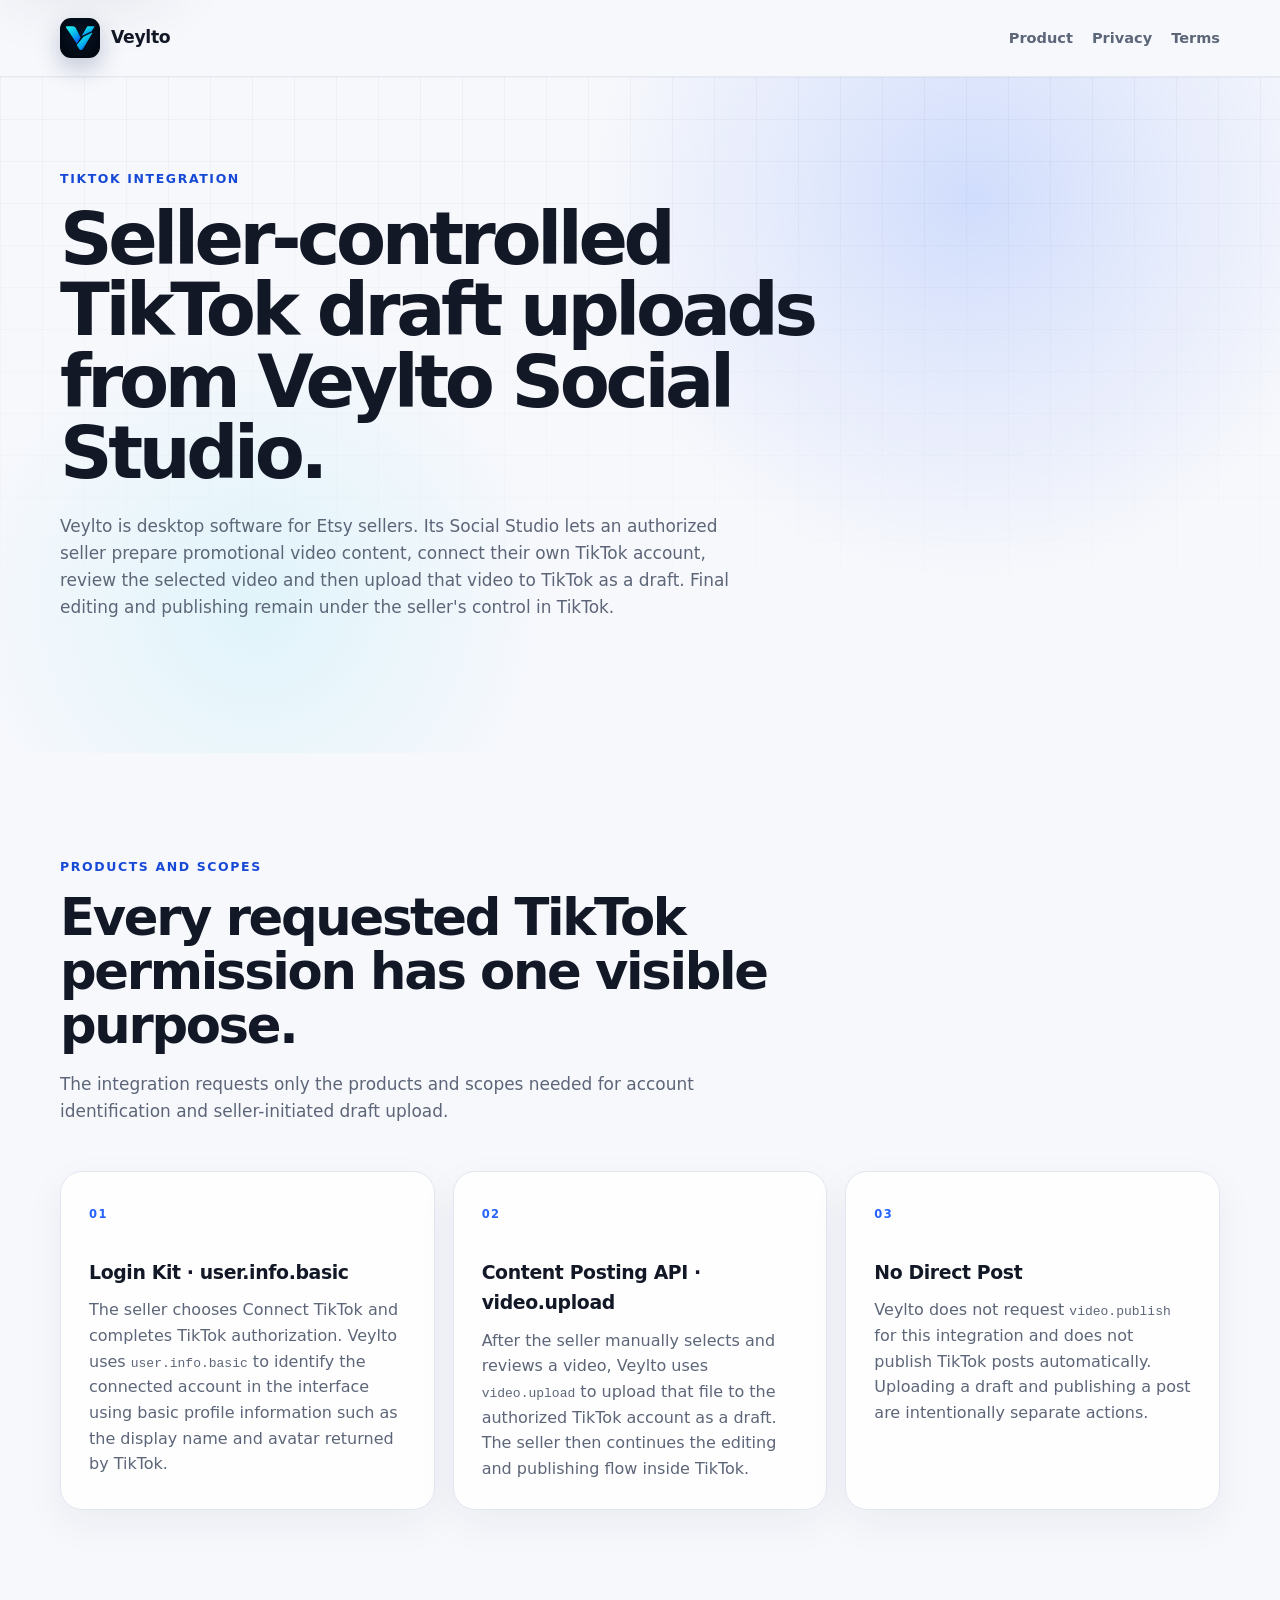
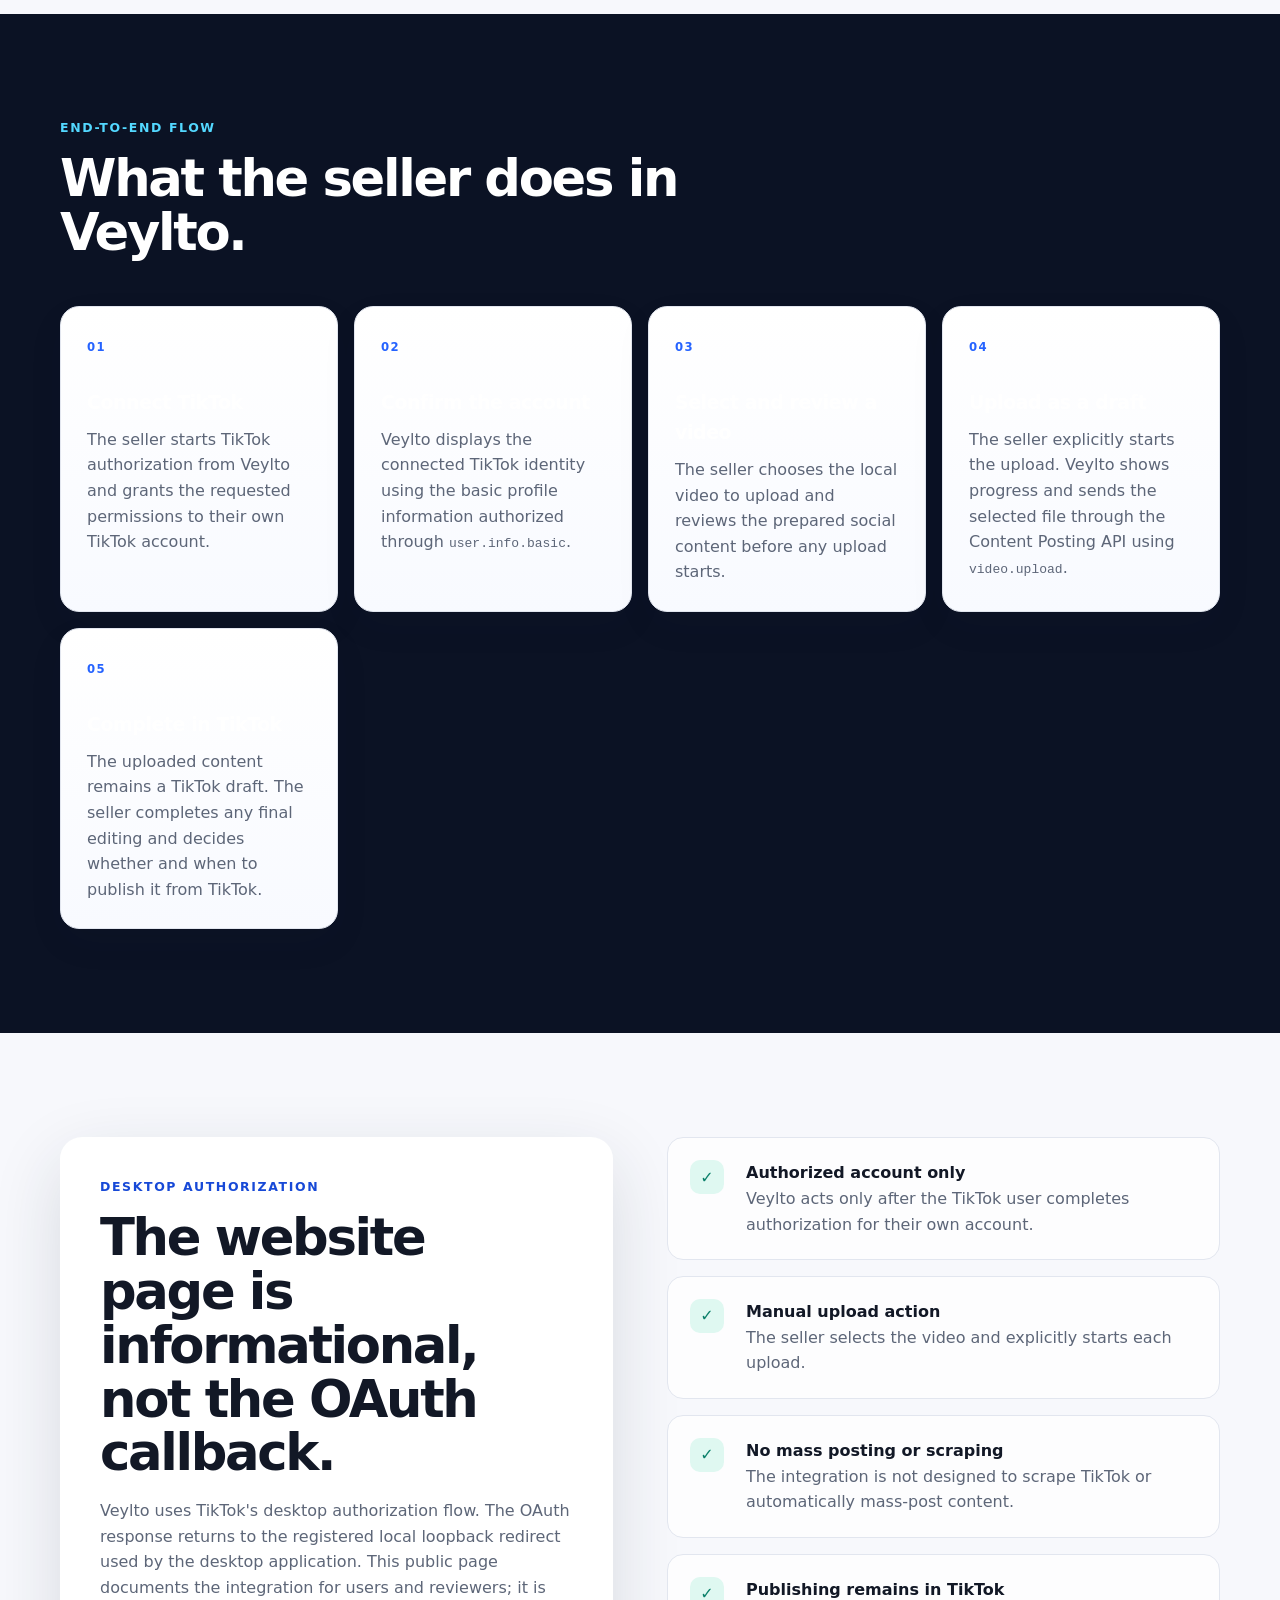
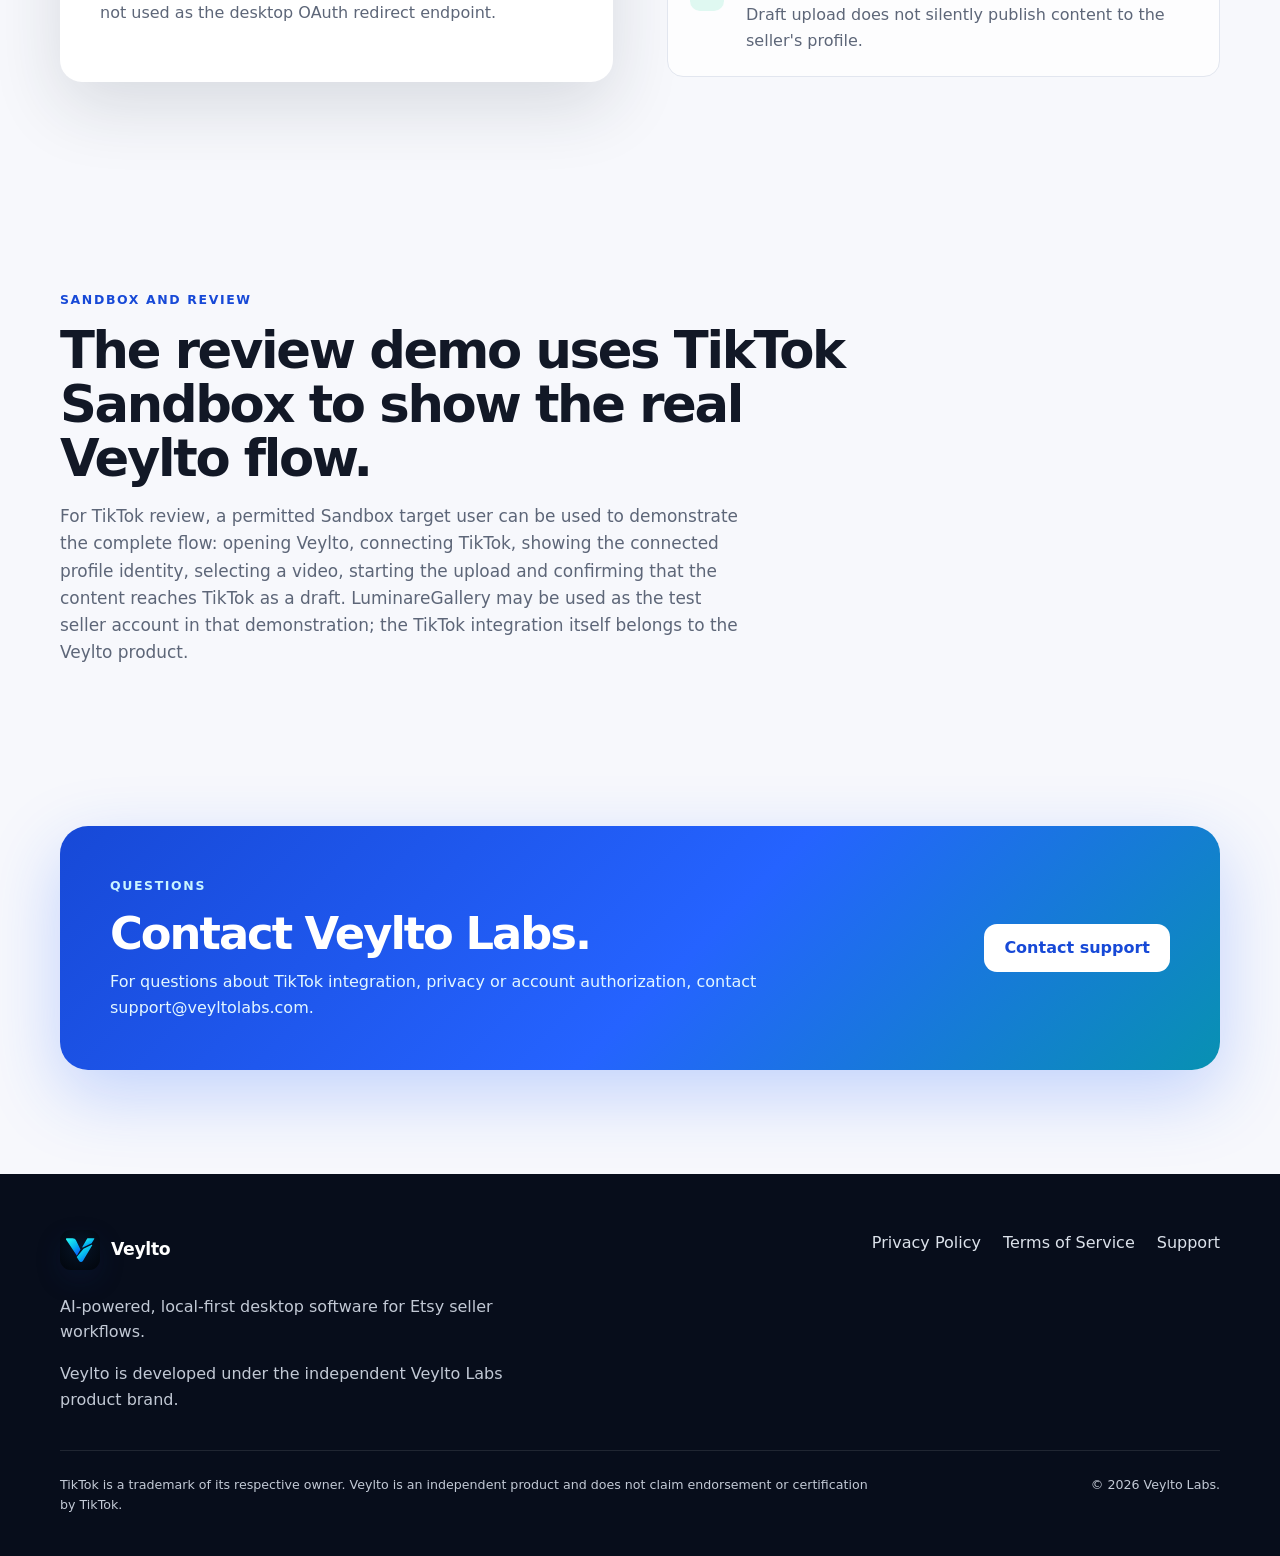
<file: tiktok-integration.html>
<!doctype html>
<html lang="en">
<head>
  <meta charset="utf-8">
  <meta name="viewport" content="width=device-width, initial-scale=1">
  <meta name="description" content="How Veylto Social Studio uses TikTok Login Kit and the Content Posting API for seller-controlled draft video uploads.">
  <meta name="theme-color" content="#0b1224">
  <meta name="robots" content="noindex, follow">
  <link rel="canonical" href="https://veyltolabs.com/tiktok-integration.html">
  <title>TikTok Integration — Veylto</title>
  <link rel="icon" href="assets/favicon.svg" type="image/svg+xml">
  <link rel="stylesheet" href="styles.css">
</head>
<body>
  <a class="skip-link" href="#main">Skip to content</a>

  <header class="site-header">
    <div class="container nav-wrap">
      <a class="brand" href="index.html" aria-label="Veylto home">
        <img class="brand-logo" src="assets/favicon.svg" alt="">
        <span>Veylto</span>
      </a>
      <nav class="primary-nav" aria-label="Primary navigation">
        <a href="index.html">Product</a>
        <a href="privacy.html">Privacy</a>
        <a href="terms.html">Terms</a>
      </nav>
    </div>
  </header>

  <main id="main">
    <section class="hero">
      <div class="container">
        <div class="section-heading">
          <p class="eyebrow">TikTok integration</p>
          <h1>Seller-controlled TikTok draft uploads from Veylto Social Studio.</h1>
          <p>Veylto is desktop software for Etsy sellers. Its Social Studio lets an authorized seller prepare promotional video content, connect their own TikTok account, review the selected video and then upload that video to TikTok as a draft. Final editing and publishing remain under the seller's control in TikTok.</p>
        </div>
      </div>
    </section>

    <section class="section">
      <div class="container">
        <div class="section-heading">
          <p class="eyebrow">Products and scopes</p>
          <h2>Every requested TikTok permission has one visible purpose.</h2>
          <p>The integration requests only the products and scopes needed for account identification and seller-initiated draft upload.</p>
        </div>
        <div class="feature-grid">
          <article class="feature-card">
            <span class="feature-number">01</span>
            <h3>Login Kit · user.info.basic</h3>
            <p>The seller chooses Connect TikTok and completes TikTok authorization. Veylto uses <code>user.info.basic</code> to identify the connected account in the interface using basic profile information such as the display name and avatar returned by TikTok.</p>
          </article>
          <article class="feature-card">
            <span class="feature-number">02</span>
            <h3>Content Posting API · video.upload</h3>
            <p>After the seller manually selects and reviews a video, Veylto uses <code>video.upload</code> to upload that file to the authorized TikTok account as a draft. The seller then continues the editing and publishing flow inside TikTok.</p>
          </article>
          <article class="feature-card">
            <span class="feature-number">03</span>
            <h3>No Direct Post</h3>
            <p>Veylto does not request <code>video.publish</code> for this integration and does not publish TikTok posts automatically. Uploading a draft and publishing a post are intentionally separate actions.</p>
          </article>
        </div>
      </div>
    </section>

    <section class="section section-dark">
      <div class="container">
        <div class="section-heading">
          <p class="eyebrow">End-to-end flow</p>
          <h2>What the seller does in Veylto.</h2>
        </div>
        <div class="workflow-grid">
          <article class="workflow-step"><span>01</span><h3>Connect TikTok</h3><p>The seller starts TikTok authorization from Veylto and grants the requested permissions to their own TikTok account.</p></article>
          <article class="workflow-step"><span>02</span><h3>Confirm the account</h3><p>Veylto displays the connected TikTok identity using the basic profile information authorized through <code>user.info.basic</code>.</p></article>
          <article class="workflow-step"><span>03</span><h3>Select and review a video</h3><p>The seller chooses the local video to upload and reviews the prepared social content before any upload starts.</p></article>
          <article class="workflow-step"><span>04</span><h3>Upload as a draft</h3><p>The seller explicitly starts the upload. Veylto shows progress and sends the selected file through the Content Posting API using <code>video.upload</code>.</p></article>
          <article class="workflow-step"><span>05</span><h3>Complete in TikTok</h3><p>The uploaded content remains a TikTok draft. The seller completes any final editing and decides whether and when to publish it from TikTok.</p></article>
        </div>
      </div>
    </section>

    <section class="section">
      <div class="container security-grid">
        <div class="security-card">
          <p class="eyebrow">Desktop authorization</p>
          <h2>The website page is informational, not the OAuth callback.</h2>
          <p>Veylto uses TikTok's desktop authorization flow. The OAuth response returns to the registered local loopback redirect used by the desktop application. This public page documents the integration for users and reviewers; it is not used as the desktop OAuth redirect endpoint.</p>
        </div>
        <div class="checklist" aria-label="TikTok integration controls">
          <div><span class="check-icon">✓</span><p><strong>Authorized account only</strong><br><span class="check-copy">Veylto acts only after the TikTok user completes authorization for their own account.</span></p></div>
          <div><span class="check-icon">✓</span><p><strong>Manual upload action</strong><br><span class="check-copy">The seller selects the video and explicitly starts each upload.</span></p></div>
          <div><span class="check-icon">✓</span><p><strong>No mass posting or scraping</strong><br><span class="check-copy">The integration is not designed to scrape TikTok or automatically mass-post content.</span></p></div>
          <div><span class="check-icon">✓</span><p><strong>Publishing remains in TikTok</strong><br><span class="check-copy">Draft upload does not silently publish content to the seller's profile.</span></p></div>
        </div>
      </div>
    </section>

    <section class="section">
      <div class="container">
        <div class="section-heading">
          <p class="eyebrow">Sandbox and review</p>
          <h2>The review demo uses TikTok Sandbox to show the real Veylto flow.</h2>
          <p>For TikTok review, a permitted Sandbox target user can be used to demonstrate the complete flow: opening Veylto, connecting TikTok, showing the connected profile identity, selecting a video, starting the upload and confirming that the content reaches TikTok as a draft. LuminareGallery may be used as the test seller account in that demonstration; the TikTok integration itself belongs to the Veylto product.</p>
        </div>
      </div>
    </section>

    <section class="cta-section">
      <div class="container cta-card">
        <div>
          <p class="eyebrow">Questions</p>
          <h2>Contact Veylto Labs.</h2>
          <p>For questions about TikTok integration, privacy or account authorization, contact support@veyltolabs.com.</p>
        </div>
        <a class="button button-light" href="mailto:support@veyltolabs.com?subject=Veylto%20TikTok%20integration">Contact support</a>
      </div>
    </section>
  </main>

  <footer class="site-footer">
    <div class="container footer-grid">
      <div>
        <a class="brand footer-brand" href="index.html"><img class="brand-logo" src="assets/favicon.svg" alt=""><span>Veylto</span></a>
        <p>AI-powered, local-first desktop software for Etsy seller workflows.</p>
        <p>Veylto is developed under the independent Veylto Labs product brand.</p>
      </div>
      <div class="footer-links">
        <a href="privacy.html">Privacy Policy</a>
        <a href="terms.html">Terms of Service</a>
        <a href="mailto:support@veyltolabs.com">Support</a>
      </div>
    </div>
    <div class="container legal-footer"><p>TikTok is a trademark of its respective owner. Veylto is an independent product and does not claim endorsement or certification by TikTok.</p><p>© <span data-year>2026</span> Veylto Labs.</p></div>
  </footer>
  <script src="script.js"></script>
</body>
</html>
</file>
<file: styles.css>
:root {
  --bg: #f7f8fc;
  --surface: #ffffff;
  --ink: #121826;
  --muted: #5d6678;
  --line: #e2e6ef;
  --brand: #2563ff;
  --brand-dark: #1749d7;
  --cyan: #22d3ee;
  --accent: #22c7a9;
  --dark: #0b1224;
  --dark-soft: #111b32;
  --shadow: 0 24px 70px rgba(30, 41, 59, .14);
  --radius: 22px;
  --container: 1160px;
}

* { box-sizing: border-box; }
html { scroll-behavior: smooth; }
body { margin: 0; font-family: Inter, ui-sans-serif, system-ui, -apple-system, BlinkMacSystemFont, "Segoe UI", sans-serif; color: var(--ink); background: var(--bg); line-height: 1.6; overflow-x: hidden; }
a { color: inherit; }
img, svg { max-width: 100%; }
.container { width: min(calc(100% - 40px), var(--container)); margin-inline: auto; }
.skip-link { position: fixed; left: 16px; top: -80px; z-index: 99; background: #fff; padding: 10px 14px; border-radius: 8px; box-shadow: var(--shadow); }
.skip-link:focus { top: 16px; }

.site-header { position: sticky; top: 0; z-index: 50; background: rgba(247,248,252,.9); backdrop-filter: blur(16px); border-bottom: 1px solid rgba(226,230,239,.8); }
.nav-wrap { min-height: 76px; display: flex; align-items: center; justify-content: space-between; gap: 20px; }
.brand { display: inline-flex; align-items: center; gap: 11px; flex: 0 0 auto; font-size: 1.08rem; font-weight: 800; text-decoration: none; letter-spacing: -.02em; }
.brand-logo { width: 40px; height: 40px; flex: 0 0 40px; border-radius: 11px; object-fit: cover; box-shadow: 0 10px 24px rgba(12,33,82,.24); }
.primary-nav { display: flex; align-items: center; justify-content: flex-end; gap: 19px; min-width: 0; }
.primary-nav a { color: var(--muted); font-size: .91rem; font-weight: 680; text-decoration: none; white-space: nowrap; }
.primary-nav a:hover, .primary-nav a:focus-visible { color: var(--brand-dark); }
.menu-button { display: none; border: 1px solid var(--line); background: #fff; color: var(--ink); padding: 8px 12px; border-radius: 10px; font: inherit; font-weight: 700; }

.hero { position: relative; overflow: hidden; padding: 92px 0 86px; background: radial-gradient(circle at 76% 18%, rgba(37,99,255,.18), transparent 34%), radial-gradient(circle at 20% 78%, rgba(34,211,238,.11), transparent 26%); }
.hero::before { content: ""; position: absolute; inset: 0; background-image: linear-gradient(rgba(18,24,38,.035) 1px, transparent 1px), linear-gradient(90deg, rgba(18,24,38,.035) 1px, transparent 1px); background-size: 42px 42px; mask-image: linear-gradient(to bottom, #000, transparent 88%); pointer-events: none; }
.hero-grid { position: relative; display: grid; grid-template-columns: minmax(0,.94fr) minmax(0,1.06fr); align-items: center; gap: 58px; }
.hero-copy, .product-frame, .security-grid > *, .principles-grid > * { min-width: 0; }
.eyebrow { margin: 0 0 14px; color: var(--brand-dark); font-weight: 850; font-size: .78rem; letter-spacing: .13em; text-transform: uppercase; }
h1, h2, h3, p { margin-top: 0; }
h1 { max-width: 760px; margin-bottom: 24px; font-size: clamp(3rem, 5.7vw, 5.45rem); line-height: .98; letter-spacing: -.06em; }
h2 { margin-bottom: 18px; font-size: clamp(2rem, 4vw, 3.55rem); line-height: 1.05; letter-spacing: -.045em; }
h3 { margin-bottom: 10px; font-size: 1.18rem; letter-spacing: -.02em; }
.hero-text { max-width: 650px; margin-bottom: 32px; color: var(--muted); font-size: 1.13rem; }
.hero-actions { display: flex; flex-wrap: wrap; gap: 12px; }
.button { display: inline-flex; align-items: center; justify-content: center; min-height: 48px; padding: 0 20px; border-radius: 13px; text-decoration: none; font-weight: 800; transition: transform .18s ease, box-shadow .18s ease, background .18s ease; }
.button:hover { transform: translateY(-2px); }
.button-primary { color: #fff; background: linear-gradient(135deg, var(--brand), #14b8e6); box-shadow: 0 14px 30px rgba(37,99,255,.25); }
.button-primary:hover { background: linear-gradient(135deg, var(--brand-dark), #0891b2); }
.button-secondary { color: var(--ink); background: rgba(255,255,255,.8); border: 1px solid var(--line); }
.availability { display: flex; align-items: center; gap: 9px; margin: 24px 0 0; color: var(--muted); font-size: .9rem; }
.status-dot { width: 8px; height: 8px; flex: 0 0 8px; border-radius: 50%; background: var(--accent); box-shadow: 0 0 0 5px rgba(34,199,169,.12); }

.product-frame { transform: perspective(1100px) rotateY(-3deg) rotateX(1.2deg); overflow: hidden; border: 1px solid rgba(255,255,255,.9); border-radius: 24px; background: #fff; box-shadow: 0 36px 90px rgba(20,33,68,.23); }
.window-bar { height: 48px; display: flex; align-items: center; gap: 7px; padding: 0 16px; color: #788196; background: #fbfbfd; border-bottom: 1px solid #e9ebf1; font-size: .72rem; }
.window-bar span { width: 9px; height: 9px; border-radius: 50%; background: #dfe3eb; }
.window-bar strong { margin-left: 8px; font-weight: 750; }
.app-shell { min-height: 478px; display: grid; grid-template-columns: 64px minmax(0,1fr); background: #f3f5f9; }
.mock-sidebar { display: flex; flex-direction: column; align-items: center; gap: 17px; padding: 18px 0; background: var(--dark); }
.mock-logo { width: 32px; height: 32px; margin-bottom: 10px; border-radius: 9px; object-fit: cover; }
.mock-sidebar i { width: 24px; height: 7px; border-radius: 5px; background: #344055; }
.mock-sidebar i.active { background: linear-gradient(90deg, #2563ff, #22d3ee); }
.mock-main { min-width: 0; padding: 24px; }
.mock-heading { display: flex; align-items: center; justify-content: space-between; gap: 16px; margin-bottom: 20px; }
.mock-heading small, .metric-row small, .chart-title small { display: block; color: #8a92a3; font-size: .58rem; letter-spacing: .07em; }
.mock-heading b { display: block; font-size: 1rem; }
.mock-heading > span { flex: 0 0 auto; padding: 5px 9px; border-radius: 999px; color: #a44800; background: #fff0dc; font-size: .58rem; font-weight: 850; }
.metric-row { display: grid; grid-template-columns: repeat(3,minmax(0,1fr)); gap: 10px; }
.metric-row article, .ai-result-card, .review-strip { border: 1px solid #e7eaf0; border-radius: 13px; background: #fff; }
.metric-row article { min-width: 0; padding: 13px; }
.metric-row strong { display: block; margin: 5px 0; font-size: 1.15rem; }
.metric-row em { color: #8a92a3; font-size: .55rem; font-style: normal; }
.ai-result-card { margin-top: 12px; padding: 15px; }
.chart-title { display: flex; justify-content: space-between; gap: 12px; font-size: .7rem; }
.chart-title small { text-align: right; }
.ai-result-title { margin-top: 15px; color: #182033; font-size: .84rem; font-weight: 800; }
.tag-row { display: flex; gap: 7px; margin-top: 12px; }
.tag-row i { width: 58px; height: 18px; border-radius: 999px; background: linear-gradient(90deg, rgba(37,99,255,.16), rgba(34,211,238,.16)); }
.ai-result-lines { display: grid; gap: 8px; margin-top: 15px; }
.ai-result-lines span { height: 9px; border-radius: 999px; background: #e9edf4; }
.ai-result-lines span:nth-child(2) { width: 90%; }
.ai-result-lines span:nth-child(3) { width: 72%; }
.review-strip { display: flex; align-items: center; justify-content: space-between; gap: 14px; margin-top: 12px; padding: 13px 14px; color: #4e586b; font-size: .62rem; }
.review-strip b { flex: 0 0 auto; color: #087765; }

.section { padding: 104px 0; }
.section-heading { max-width: 790px; margin-bottom: 46px; }
.section-heading > p:last-child { max-width: 690px; color: var(--muted); font-size: 1.06rem; }
.ai-workflow-section { background: #fff; }
.workflow-grid { display: grid; grid-template-columns: repeat(4,minmax(0,1fr)); gap: 16px; }
.workflow-step { min-width: 0; padding: 26px; border: 1px solid var(--line); border-radius: 19px; background: linear-gradient(180deg,#fff,#f8faff); box-shadow: 0 14px 38px rgba(30,41,59,.05); }
.workflow-step > span { display: inline-flex; margin-bottom: 30px; color: var(--brand); font-size: .73rem; font-weight: 900; letter-spacing: .12em; }
.workflow-step p { margin-bottom: 0; color: var(--muted); }
.provider-note { margin-top: 20px; padding: 19px 22px; border: 1px solid rgba(37,99,255,.18); border-radius: 16px; color: #34405a; background: linear-gradient(90deg,rgba(37,99,255,.07),rgba(34,211,238,.07)); }
.provider-note strong { color: #173eaf; }
.product-section { background: var(--bg); }
.feature-grid { display: grid; grid-template-columns: repeat(3,minmax(0,1fr)); gap: 18px; }
.feature-card { min-width: 0; min-height: 225px; padding: 28px; border: 1px solid var(--line); border-radius: var(--radius); background: rgba(255,255,255,.9); box-shadow: 0 14px 40px rgba(30,41,59,.055); }
.feature-number { display: inline-flex; margin-bottom: 34px; color: var(--brand); font-size: .72rem; font-weight: 900; letter-spacing: .12em; }
.feature-card p { margin-bottom: 0; color: var(--muted); }

.section-dark { color: #fff; background: var(--dark); }
.section-dark .eyebrow { color: #53d8ff; }
.principles-grid { display: grid; grid-template-columns: minmax(0,.9fr) minmax(0,1.1fr); gap: 80px; }
.principle-list { display: grid; gap: 0; }
.principle-list article { padding: 0 0 26px; margin-bottom: 26px; border-bottom: 1px solid rgba(255,255,255,.12); }
.principle-list article:last-child { margin-bottom: 0; border-bottom: 0; }
.principle-list p { margin-bottom: 0; color: #b8c0cf; }

.security-grid { display: grid; grid-template-columns: minmax(0,1fr) minmax(0,1fr); gap: 54px; align-items: start; }
.security-card { min-width: 0; padding: 40px; border-radius: var(--radius); background: #fff; box-shadow: var(--shadow); }
.security-card p:not(.eyebrow) { color: var(--muted); }
.text-link { color: var(--brand-dark); font-weight: 800; text-decoration: none; }
.checklist { display: grid; gap: 16px; min-width: 0; }
.checklist > div { display: grid; grid-template-columns: 42px minmax(0,1fr); align-items: start; gap: 14px; min-width: 0; padding: 22px; border: 1px solid var(--line); border-radius: 16px; background: rgba(255,255,255,.75); }
.check-icon { width: 34px; height: 34px; display: grid; place-items: center; border-radius: 10px; color: #0b806a; background: #dff8f1; font-weight: 900; }
.checklist p { min-width: 0; margin: 0; color: var(--muted); overflow-wrap: anywhere; }
.checklist strong { color: var(--ink); }
.check-copy { display: inline; width: auto; height: auto; color: inherit; background: transparent; font-weight: 400; }

.cta-section { padding: 10px 0 104px; }
.cta-card { display: flex; align-items: center; justify-content: space-between; gap: 30px; padding: 50px; border-radius: 28px; color: #fff; background: linear-gradient(135deg,#1749d7,#2563ff 54%,#0891b2); box-shadow: 0 24px 70px rgba(37,99,255,.25); }
.cta-card .eyebrow { color: #c9f4ff; }
.cta-card h2 { max-width: 760px; margin-bottom: 12px; font-size: clamp(2rem,3.5vw,3.2rem); }
.cta-card p:last-child { max-width: 720px; margin-bottom: 0; color: #e3f7ff; }
.button-light { flex: 0 0 auto; color: var(--brand-dark); background: #fff; }

.site-footer { padding: 56px 0 28px; color: #c2c9d5; background: #070d1b; }
.footer-grid { display: flex; justify-content: space-between; gap: 40px; padding-bottom: 38px; }
.footer-brand { color: #fff; }
.footer-grid p { max-width: 470px; margin: 16px 0 0; }
.footer-links { display: flex; flex-wrap: wrap; gap: 22px; align-items: flex-start; }
.footer-links a, .legal-footer a { color: #dce2eb; text-decoration: none; }
.legal-footer { display: flex; justify-content: space-between; gap: 30px; padding-top: 24px; border-top: 1px solid rgba(255,255,255,.1); font-size: .79rem; }
.legal-footer p:first-child { max-width: 820px; }
.compact-footer { padding-top: 26px; }

.legal-main { padding: 76px 0 104px; }
.legal-document { max-width: 900px; padding: 56px; border: 1px solid var(--line); border-radius: var(--radius); background: #fff; box-shadow: 0 18px 60px rgba(30,41,59,.08); }
.legal-document h1 { margin-bottom: 10px; font-size: clamp(2.5rem,5vw,4.6rem); }
.legal-document h2 { margin-top: 38px; margin-bottom: 12px; font-size: 1.35rem; letter-spacing: -.02em; }
.legal-document p, .legal-document li { color: #4e586b; }
.legal-document a { color: var(--brand-dark); font-weight: 700; }
.legal-updated { margin-bottom: 30px; color: #7a8497 !important; }
.notice, .trademark-notice { padding: 18px 20px; border-radius: 14px; background: #eef4ff; color: #173eaf; }
.trademark-notice { margin-top: 42px; background: #f3f5f8; color: #586174; font-size: .9rem; }
.legal-language { margin-left: auto; }

@media (max-width: 1080px) {
  .menu-button { display: inline-flex; }
  .primary-nav:not(.legal-nav) { position: absolute; left: 20px; right: 20px; top: 76px; display: none; flex-direction: column; align-items: stretch; gap: 0; padding: 10px; border: 1px solid var(--line); border-radius: 14px; background: #fff; box-shadow: var(--shadow); }
  .primary-nav.is-open { display: flex; }
  .primary-nav:not(.legal-nav) a { padding: 11px 12px; }
  .hero-grid, .principles-grid, .security-grid { grid-template-columns: 1fr; }
  .hero-grid { gap: 54px; }
  .hero-copy { max-width: 800px; }
  .product-frame { transform: none; }
  .workflow-grid, .feature-grid { grid-template-columns: repeat(2,minmax(0,1fr)); }
  .cta-card { align-items: flex-start; flex-direction: column; }
}

@media (max-width: 720px) {
  .container { width: min(calc(100% - 28px), var(--container)); }
  .nav-wrap { min-height: 68px; }
  .primary-nav:not(.legal-nav) { left: 14px; right: 14px; top: 68px; }
  .legal-nav { gap: 10px; flex-wrap: wrap; justify-content: flex-end; }
  .hero { padding: 70px 0; }
  h1 { font-size: clamp(2.75rem,15vw,4.5rem); }
  .app-shell { grid-template-columns: 48px minmax(0,1fr); min-height: 430px; }
  .mock-main { padding: 14px; }
  .metric-row { grid-template-columns: 1fr; }
  .metric-row article:nth-child(n+2) { display: none; }
  .review-strip { align-items: flex-start; flex-direction: column; }
  .section { padding: 76px 0; }
  .workflow-grid, .feature-grid { grid-template-columns: 1fr; }
  .workflow-step, .feature-card { min-height: 0; }
  .cta-section { padding-bottom: 78px; }
  .cta-card, .security-card, .legal-document { padding: 28px; }
  .footer-grid, .legal-footer { flex-direction: column; }
  .legal-footer { gap: 8px; }
  .brand-logo { width: 36px; height: 36px; flex-basis: 36px; }
}
</file>
<file: language.css>
.sr-only {
  position: absolute;
  width: 1px;
  height: 1px;
  padding: 0;
  margin: -1px;
  overflow: hidden;
  clip: rect(0, 0, 0, 0);
  white-space: nowrap;
  border: 0;
}

.language-selector-wrap {
  display: inline-flex;
  align-items: center;
}

.language-selector {
  min-width: 62px;
  height: 36px;
  padding: 0 28px 0 10px;
  border: 1px solid var(--line);
  border-radius: 10px;
  color: var(--ink);
  background: #fff;
  font: inherit;
  font-size: .84rem;
  font-weight: 750;
  cursor: pointer;
}

.language-selector:hover,
.language-selector:focus-visible {
  border-color: var(--brand);
  outline: none;
}

@media (max-width: 720px) {
  .language-selector-wrap {
    width: 100%;
    padding: 8px 12px;
  }

  .language-selector {
    width: 100%;
  }
}
</file>
<file: checkout.css>
.purchase-main{padding:54px 0 72px}.purchase-hero{max-width:760px;margin-bottom:34px}.purchase-hero h1{margin:8px 0 14px;font-size:clamp(2.1rem,5vw,4rem);line-height:1.02}.purchase-hero p{color:var(--muted,#a8b1c5);font-size:1.05rem;line-height:1.7}.purchase-grid{display:grid;grid-template-columns:minmax(0,0.85fr) minmax(380px,1.15fr);gap:28px;align-items:start}.purchase-card,.checkout-card,.license-panel{border:1px solid rgba(255,255,255,.11);background:rgba(255,255,255,.045);border-radius:22px;padding:26px}.purchase-card{position:sticky;top:94px}.purchase-card h2,.checkout-card h2{margin:0 0 8px}.purchase-list{list-style:none;padding:0;margin:24px 0}.purchase-list li{display:flex;gap:10px;padding:11px 0;border-bottom:1px solid rgba(255,255,255,.08)}.purchase-list li::before{content:'✓';font-weight:800;color:#7de4b8}.purchase-note{font-size:.92rem;color:var(--muted,#a8b1c5);line-height:1.6}.payment-badges{display:flex;flex-wrap:wrap;gap:8px;margin-top:18px}.payment-badges span{border:1px solid rgba(255,255,255,.12);border-radius:999px;padding:7px 11px;font-size:.84rem}.checkout-status{margin:0 0 16px;padding:12px 14px;border-radius:12px;background:rgba(255,255,255,.055);font-size:.92rem}.checkout-status[data-tone='success']{border:1px solid rgba(74,222,128,.35)}.checkout-status[data-tone='warning']{border:1px solid rgba(251,191,36,.4)}.checkout-status[data-tone='progress']{border:1px solid rgba(96,165,250,.4)}.checkout-container{min-height:520px}.license-panel{margin-top:20px;border-color:rgba(74,222,128,.38)}.license-key{display:block;margin:14px 0;padding:14px;border-radius:10px;background:#080d19;overflow-wrap:anywhere;font-family:ui-monospace,SFMono-Regular,Consolas,monospace;font-size:.95rem}.license-meta{font-size:.85rem;color:var(--muted,#a8b1c5)}.secure-line{display:flex;align-items:center;gap:8px;color:var(--muted,#a8b1c5);font-size:.86rem;margin-top:14px}.secure-line strong{color:inherit}.sandbox-flag{display:inline-flex;border-radius:999px;padding:6px 10px;background:rgba(251,191,36,.14);border:1px solid rgba(251,191,36,.3);font-size:.78rem;font-weight:700;letter-spacing:.05em;text-transform:uppercase}@media(max-width:900px){.purchase-grid{grid-template-columns:1fr}.purchase-card{position:static}.checkout-card{padding:18px}}@media(max-width:480px){.purchase-main{padding-top:34px}.purchase-card,.checkout-card,.license-panel{border-radius:16px;padding:16px}.checkout-container{min-height:560px}}
</file>
